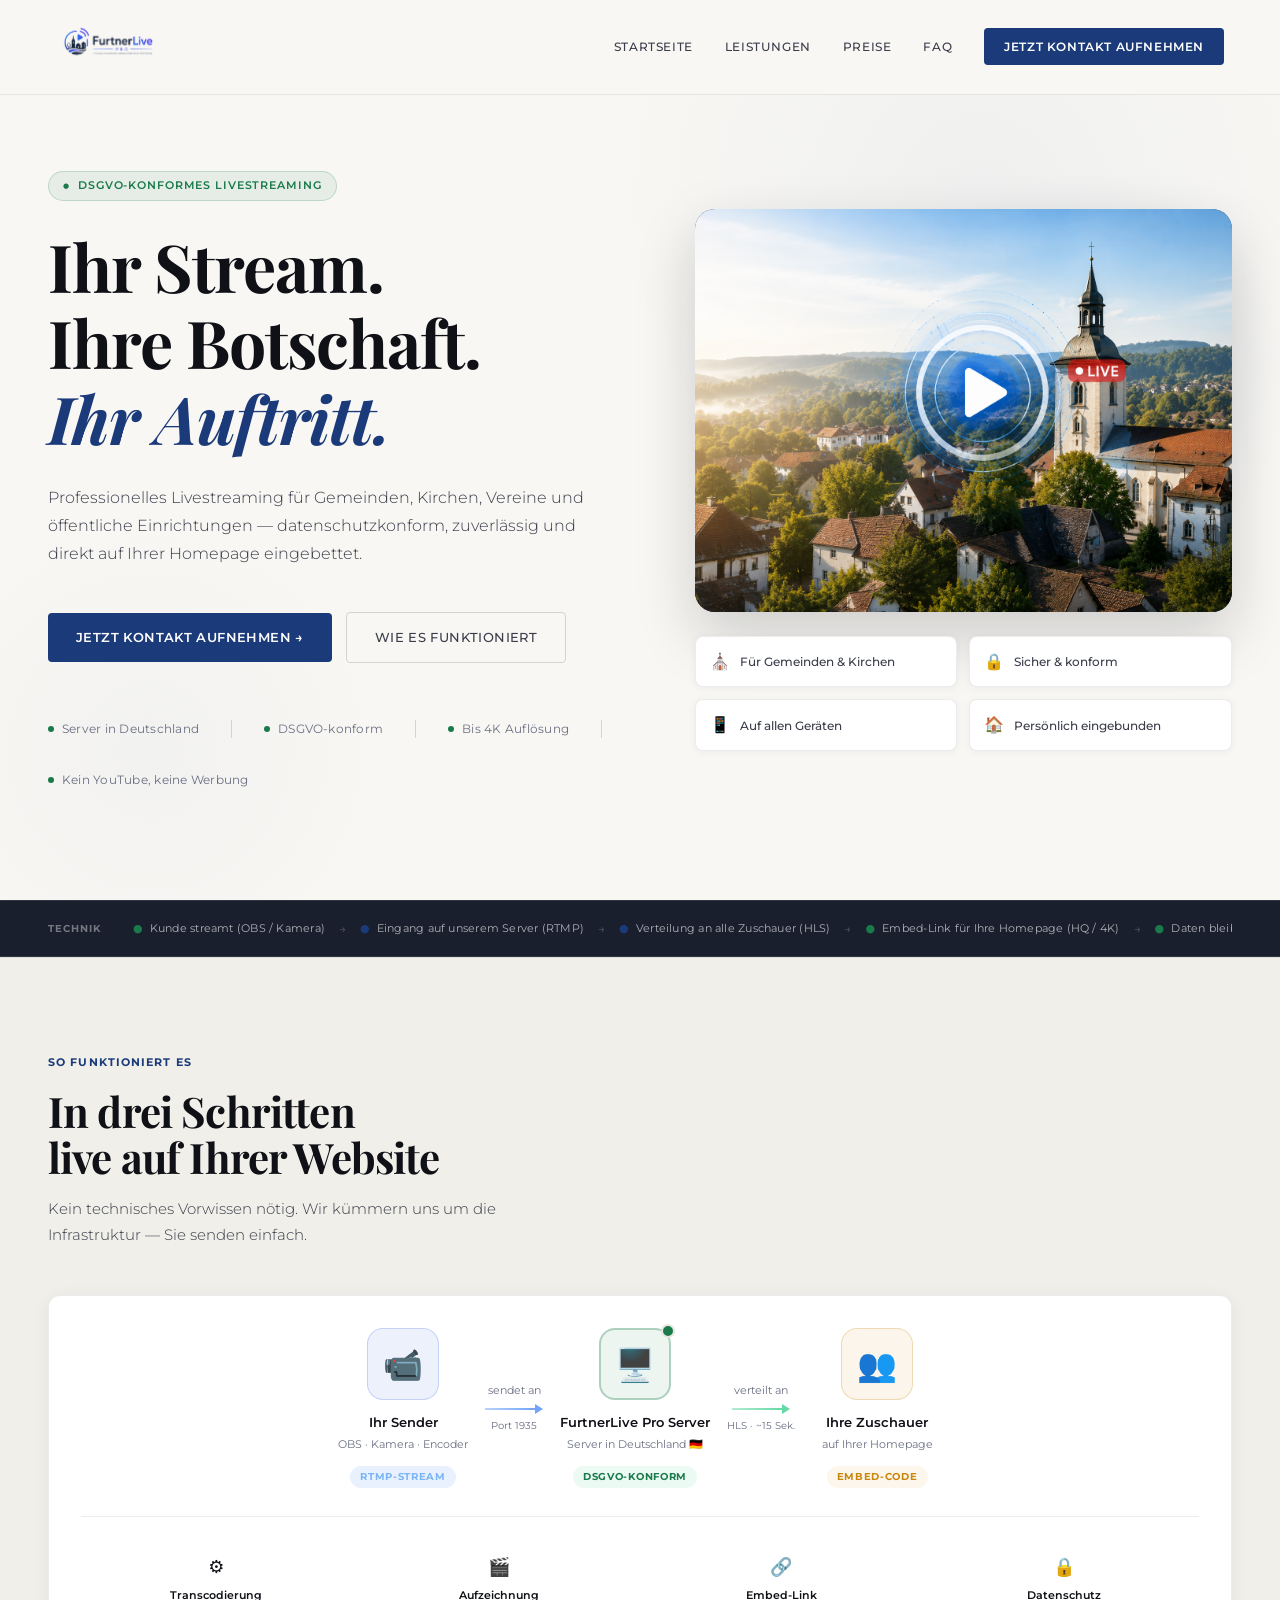
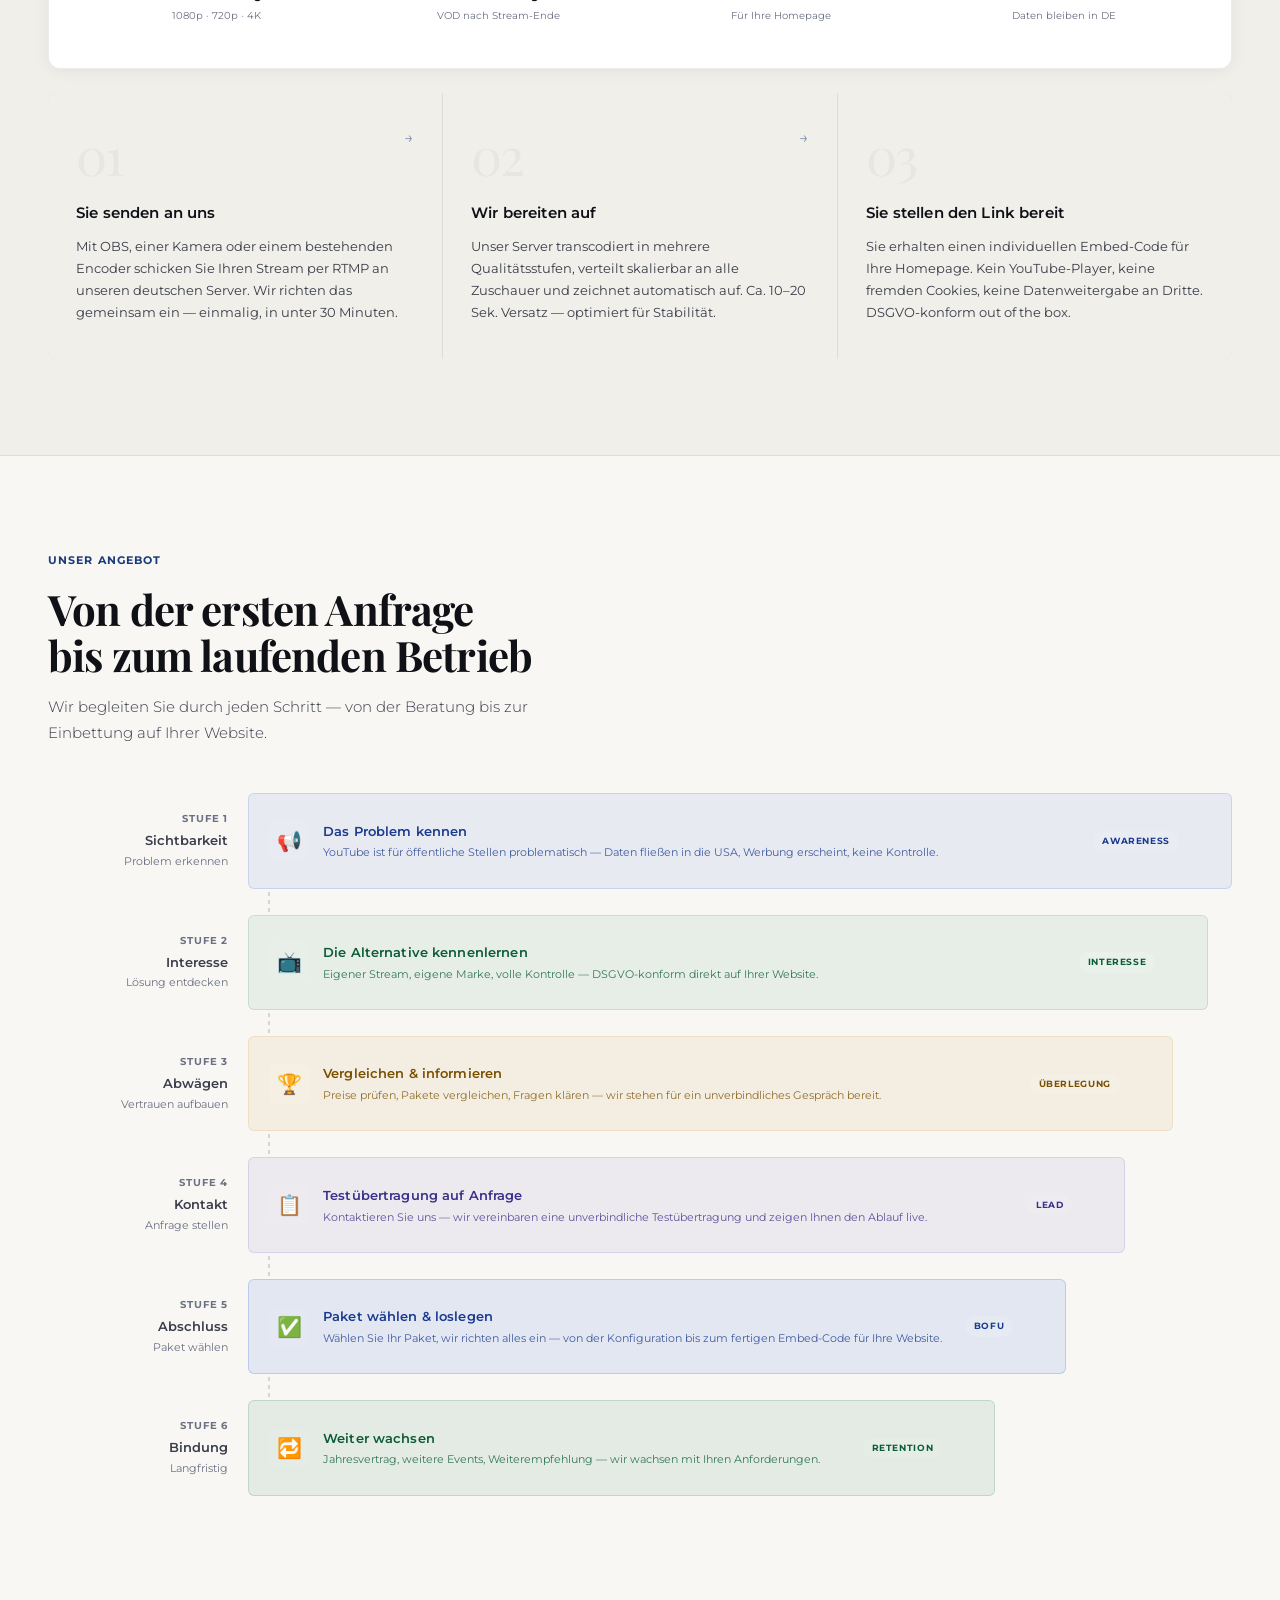
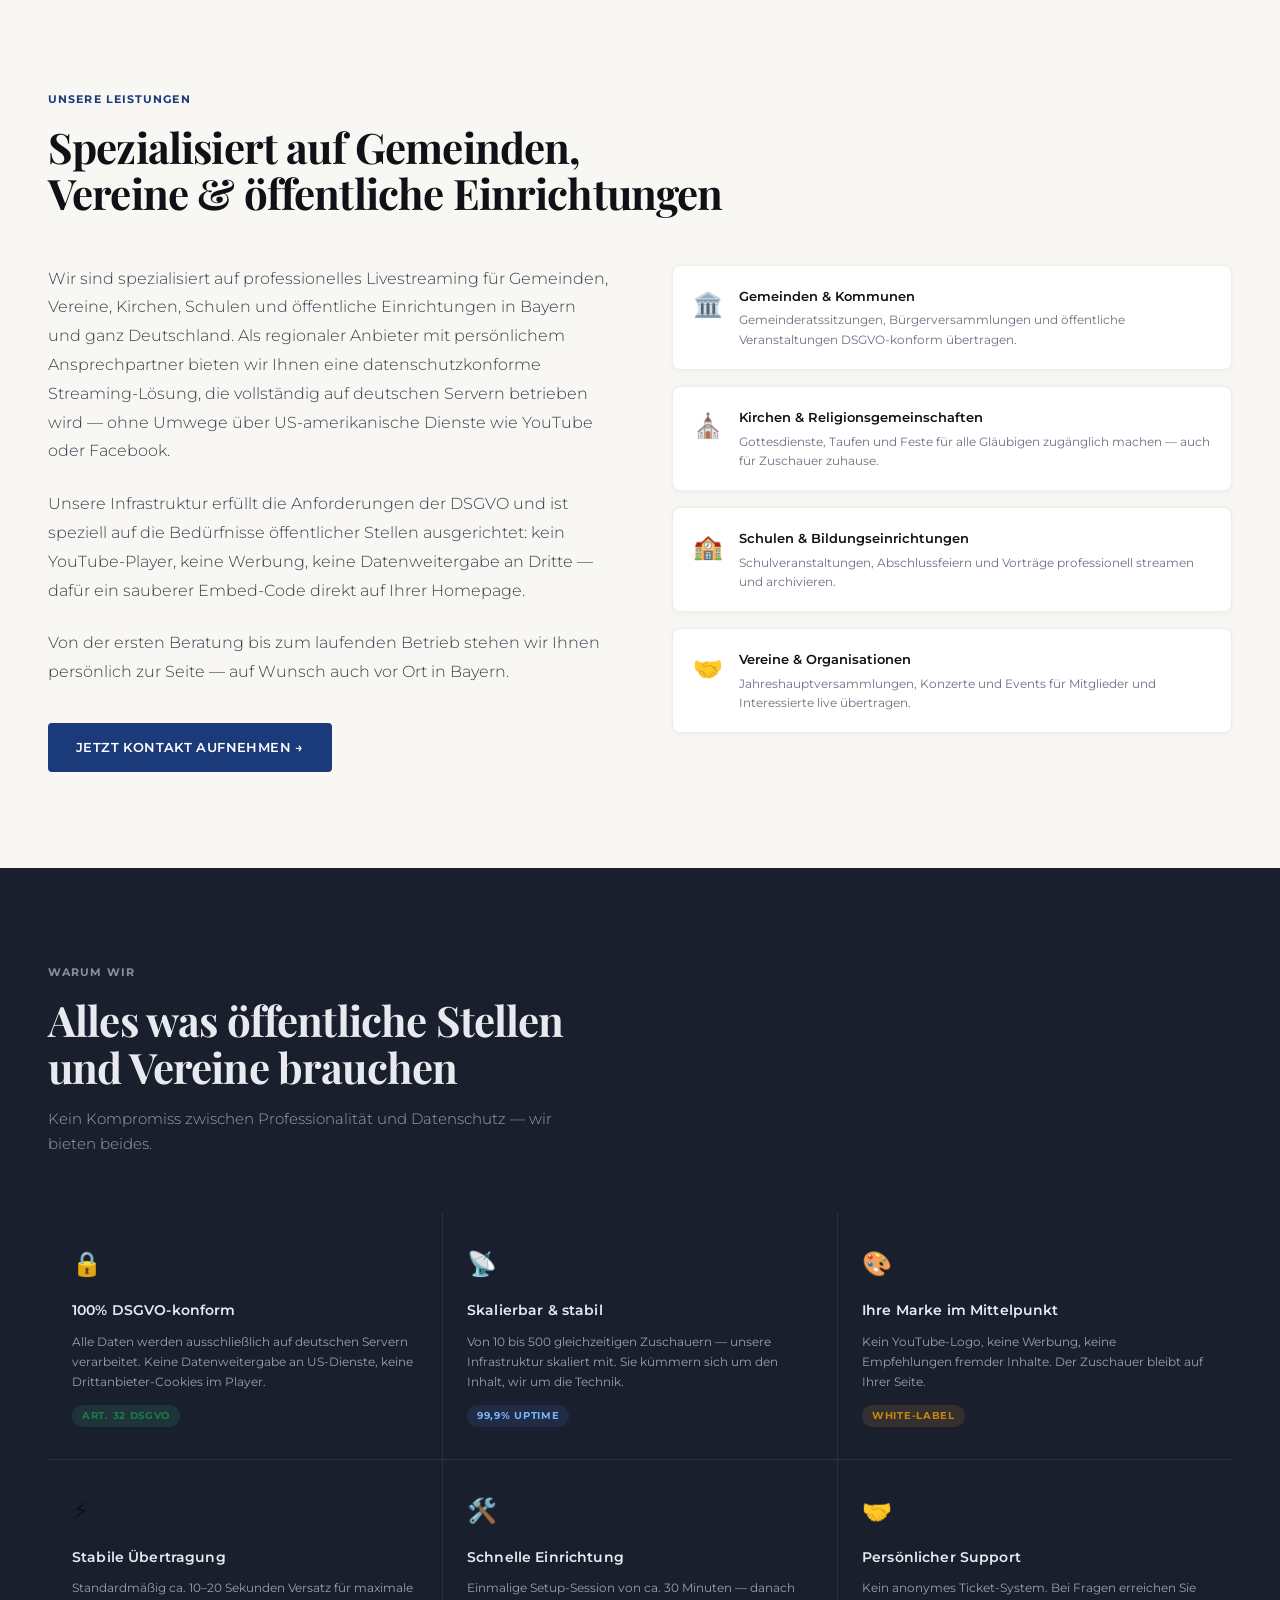
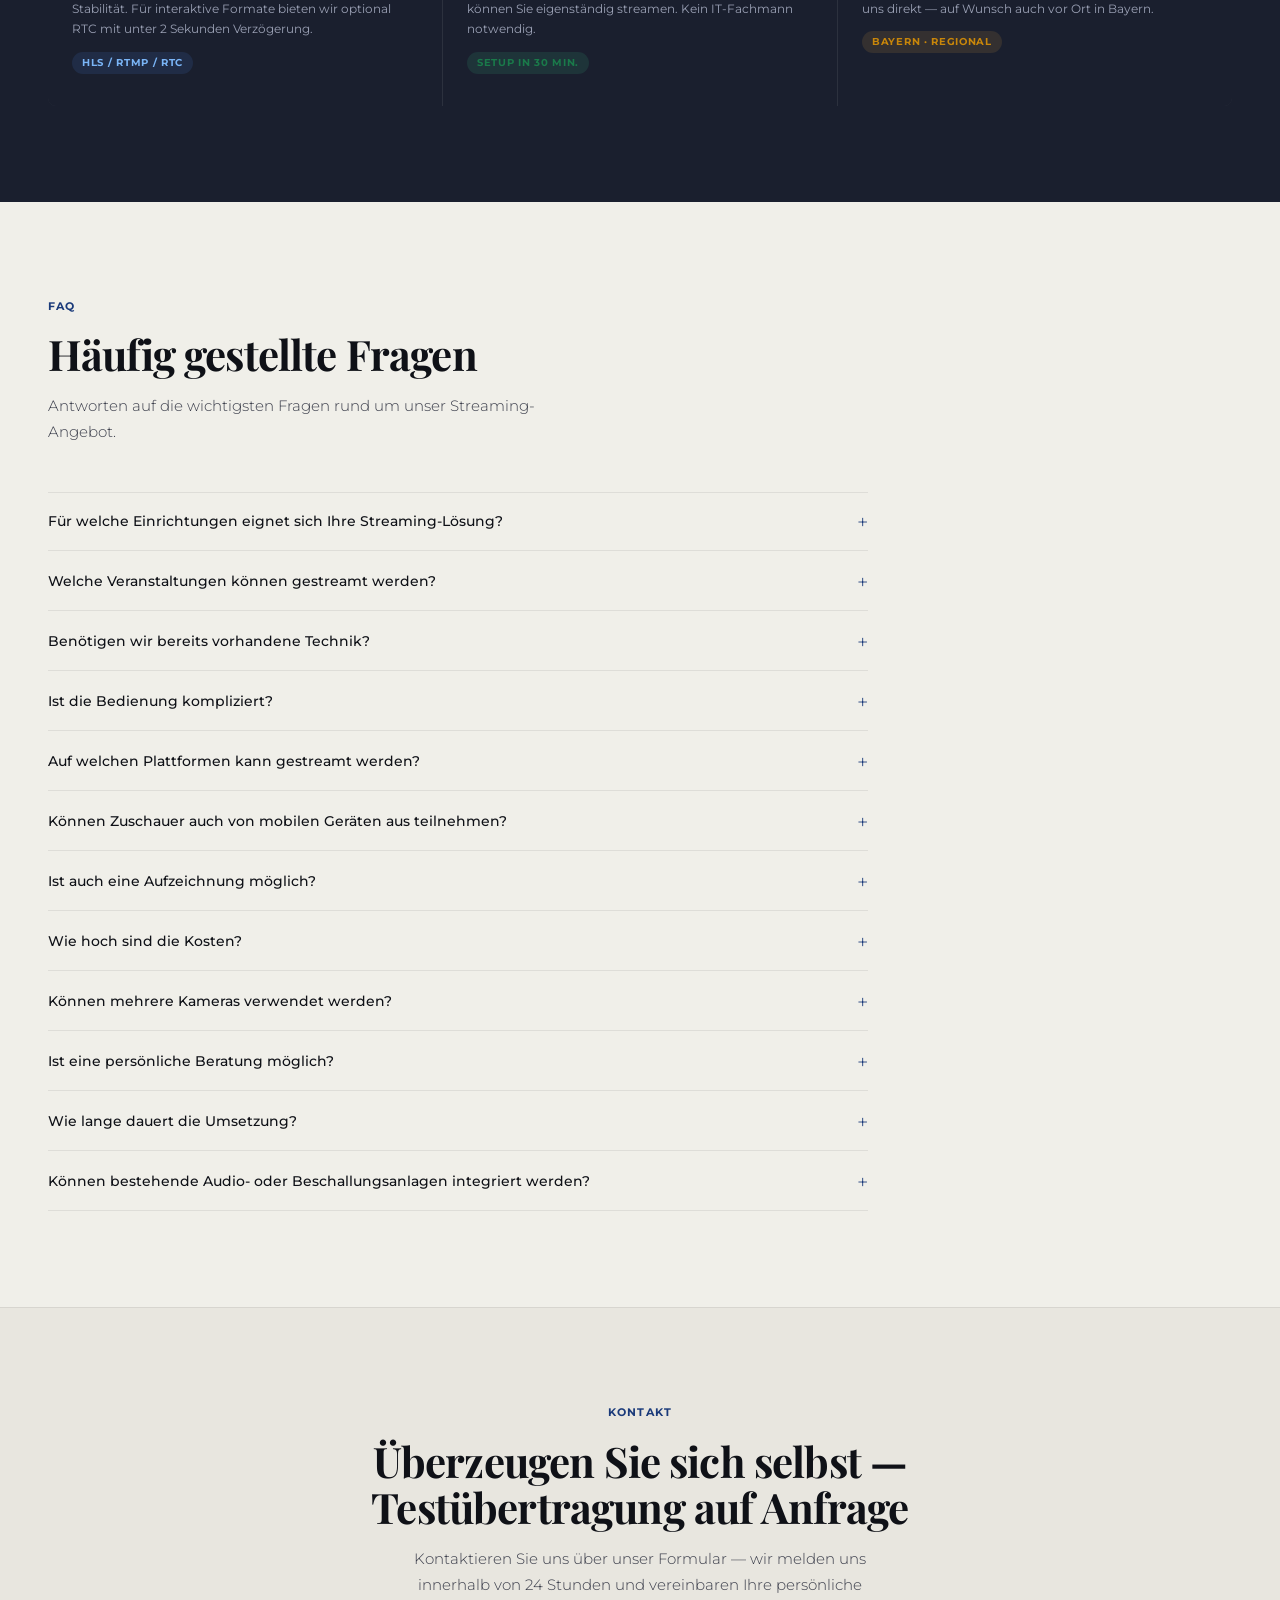
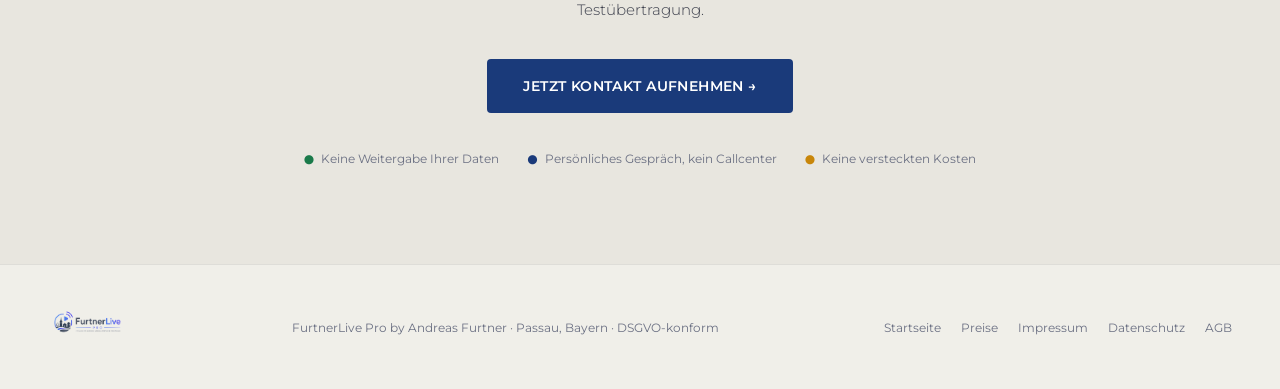
<file: index.html>
<!DOCTYPE html>
<html lang="de">
<head>
<meta charset="UTF-8">
<meta name="viewport" content="width=device-width, initial-scale=1.0">
<title>FurtnerLive Pro — DSGVO-konformes Streaming</title>
<link rel="preconnect" href="https://fonts.googleapis.com">
<link href="https://fonts.googleapis.com/css2?family=Montserrat:wght@300;400;500;600;700&family=Playfair+Display:ital,wght@0,600;1,500&display=swap" rel="stylesheet">
<link rel="stylesheet" href="css/style.css">
<link rel="stylesheet" href="css/responsive.css">
</head>
<body>

<!-- NAV -->
<div id="top"></div>
<nav>
  <a href="#top" class="logo"><img src="assets/logo.png" alt="FurtnerLive Pro"></a>
  <div class="nav-links">
    <a href="#top">Startseite</a>
    <a href="#leistungen">Leistungen</a>
    <a href="pages/pricing.html">Preise</a>
    <a href="#faq">FAQ</a>
    <a href="pages/kontakt.html" class="btn-nav">Jetzt Kontakt aufnehmen</a>
  </div>
</nav>

<!-- HERO -->
<section class="hero">
  <div class="hero-grid">
    <div class="hero-col-text">
      <div class="hero-tag">DSGVO-konformes Livestreaming</div>
      <h1>Ihr Stream.<br>Ihre Botschaft.<br><em>Ihr Auftritt.</em></h1>
      <p class="hero-sub">Professionelles Livestreaming für Gemeinden, Kirchen, Vereine und öffentliche Einrichtungen — datenschutzkonform, zuverlässig und direkt auf Ihrer Homepage eingebettet.</p>
      <div class="hero-actions">
        <a href="pages/kontakt.html" class="btn-primary">Jetzt Kontakt aufnehmen →</a>
        <a href="#how" class="btn-ghost">Wie es funktioniert</a>
      </div>
      <div class="hero-trust">
        <div class="trust-item"><div class="trust-dot"></div><span>Server in Deutschland</span></div>
        <div class="trust-divider"></div>
        <div class="trust-item"><div class="trust-dot"></div><span>DSGVO-konform</span></div>
        <div class="trust-divider"></div>
        <div class="trust-item"><div class="trust-dot"></div><span>Bis 4K Auflösung</span></div>
        <div class="trust-divider"></div>
        <div class="trust-item"><div class="trust-dot"></div><span>Kein YouTube, keine Werbung</span></div>
      </div>
    </div>
    <div class="hero-col-media">
      <div class="hero-media-blob"></div>
      <div class="hero-media-frame">
        <img src="assets/hero.png" alt="Live-Übertragung Beispiel">
      </div>
      <div class="hero-feature-row">
        <div class="hero-feature"><span class="hero-feature-ico">⛪</span>Für Gemeinden &amp; Kirchen</div>
        <div class="hero-feature"><span class="hero-feature-ico">🔒</span>Sicher &amp; konform</div>
        <div class="hero-feature"><span class="hero-feature-ico">📱</span>Auf allen Geräten</div>
        <div class="hero-feature"><span class="hero-feature-ico">🏠</span>Persönlich eingebunden</div>
      </div>
    </div>
  </div>
</section>

<!-- TECH STRIP -->
<div class="tech-strip">
  <span class="tech-label">Technik</span>
  <div class="tech-flow">
    <div class="tech-node"><span class="tech-green">●</span><span>Kunde streamt (OBS / Kamera)</span></div>
    <span class="tech-arr">→</span>
    <div class="tech-node"><span style="color:var(--accent)">●</span><span>Eingang auf unserem Server (RTMP)</span></div>
    <span class="tech-arr">→</span>
    <div class="tech-node"><span style="color:var(--accent)">●</span><span>Verteilung an alle Zuschauer (HLS)</span></div>
    <span class="tech-arr">→</span>
    <div class="tech-node"><span class="tech-green">●</span><span>Embed-Link für Ihre Homepage (HQ / 4K)</span></div>
    <span class="tech-arr">→</span>
    <div class="tech-node"><span class="tech-green">●</span><span>Daten bleiben in der EU ✓</span></div>
  </div>
</div>

<!-- HOW -->
<section class="how" id="how">
  <p class="section-label">So funktioniert es</p>
  <h2 class="section-title">In drei Schritten<br>live auf Ihrer Website</h2>
  <p class="section-sub">Kein technisches Vorwissen nötig. Wir kümmern uns um die Infrastruktur — Sie senden einfach.</p>

  <!-- SCHAUBILD -->
  <div class="fade-up" style="margin-top:48px; padding:32px; background:#fff; border-radius:12px; border:1px solid var(--border); box-shadow:0 2px 16px rgba(0,0,0,.06);">
    <div style="display:flex; align-items:center; justify-content:center; gap:0; flex-wrap:wrap;">

      <!-- KUNDE -->
      <div style="display:flex; flex-direction:column; align-items:center; gap:12px; min-width:140px;">
        <div style="width:72px; height:72px; background:rgba(26,79,214,.08); border:1px solid rgba(26,79,214,.2); border-radius:16px; display:flex; align-items:center; justify-content:center; font-size:32px;">📹</div>
        <div style="text-align:center;">
          <div style="font-size:13px; font-weight:600; color:var(--text); margin-bottom:3px;">Ihr Sender</div>
          <div style="font-size:11px; color:var(--text3);">OBS · Kamera · Encoder</div>
        </div>
        <div style="font-size:10px; font-weight:700; letter-spacing:.07em; text-transform:uppercase; padding:3px 10px; border-radius:20px; background:rgba(79,142,247,.12); color:#7ab5f7;">RTMP-Stream</div>
      </div>

      <!-- PFEIL 1 -->
      <div style="display:flex; flex-direction:column; align-items:center; gap:4px; padding:0 12px; min-width:80px;">
        <div style="font-size:11px; color:var(--text3); white-space:nowrap;">sendet an</div>
        <div style="display:flex; align-items:center; gap:0;">
          <div style="height:2px; width:50px; background:linear-gradient(to right, rgba(79,142,247,.4), rgba(79,142,247,.8));"></div>
          <div style="width:0; height:0; border-top:5px solid transparent; border-bottom:5px solid transparent; border-left:8px solid rgba(79,142,247,.8);"></div>
        </div>
        <div style="font-size:10px; color:var(--text3);">Port 1935</div>
      </div>

      <!-- UNSER SERVER -->
      <div style="display:flex; flex-direction:column; align-items:center; gap:12px; min-width:160px;">
        <div style="width:72px; height:72px; background:rgba(26,122,74,.08); border:2px solid rgba(26,122,74,.3); border-radius:16px; display:flex; align-items:center; justify-content:center; font-size:32px; position:relative;">
          🖥️
          <div style="position:absolute; top:-6px; right:-6px; width:14px; height:14px; background:var(--green); border-radius:50%; border:2px solid var(--dark3);"></div>
        </div>
        <div style="text-align:center;">
          <div style="font-size:13px; font-weight:600; color:var(--text); margin-bottom:3px;">FurtnerLive Pro Server</div>
          <div style="font-size:11px; color:var(--text3);">Server in Deutschland 🇩🇪</div>
        </div>
        <div style="font-size:10px; font-weight:700; letter-spacing:.07em; text-transform:uppercase; padding:3px 10px; border-radius:20px; background:rgba(62,207,142,.1); color:var(--green);">DSGVO-konform</div>
      </div>

      <!-- PFEIL 2 -->
      <div style="display:flex; flex-direction:column; align-items:center; gap:4px; padding:0 12px; min-width:80px;">
        <div style="font-size:11px; color:var(--text3); white-space:nowrap;">verteilt an</div>
        <div style="display:flex; align-items:center; gap:0;">
          <div style="height:2px; width:50px; background:linear-gradient(to right, rgba(62,207,142,.4), rgba(62,207,142,.8));"></div>
          <div style="width:0; height:0; border-top:5px solid transparent; border-bottom:5px solid transparent; border-left:8px solid rgba(62,207,142,.8);"></div>
        </div>
        <div style="font-size:10px; color:var(--text3);">HLS · ~15 Sek.</div>
      </div>

      <!-- ZUSCHAUER -->
      <div style="display:flex; flex-direction:column; align-items:center; gap:12px; min-width:140px;">
        <div style="width:72px; height:72px; background:rgba(200,134,10,.08); border:1px solid rgba(200,134,10,.25); border-radius:16px; display:flex; align-items:center; justify-content:center; font-size:32px;">👥</div>
        <div style="text-align:center;">
          <div style="font-size:13px; font-weight:600; color:var(--text); margin-bottom:3px;">Ihre Zuschauer</div>
          <div style="font-size:11px; color:var(--text3);">auf Ihrer Homepage</div>
        </div>
        <div style="font-size:10px; font-weight:700; letter-spacing:.07em; text-transform:uppercase; padding:3px 10px; border-radius:20px; background:rgba(232,169,69,.1); color:var(--gold);">Embed-Code</div>
      </div>

    </div>

    <!-- UNTERE ZEILE: Was wir aufbereiten -->
    <div style="margin-top:28px; padding-top:24px; border-top:1px solid var(--border); display:grid; grid-template-columns:repeat(4,1fr); gap:12px;">
      <div style="text-align:center; padding:12px;">
        <div style="font-size:18px; margin-bottom:6px;">⚙️</div>
        <div style="font-size:11px; font-weight:600; color:var(--text); margin-bottom:3px;">Transcodierung</div>
        <div style="font-size:10px; color:var(--text3);">1080p · 720p · 4K</div>
      </div>
      <div style="text-align:center; padding:12px;">
        <div style="font-size:18px; margin-bottom:6px;">🎬</div>
        <div style="font-size:11px; font-weight:600; color:var(--text); margin-bottom:3px;">Aufzeichnung</div>
        <div style="font-size:10px; color:var(--text3);">VOD nach Stream-Ende</div>
      </div>
      <div style="text-align:center; padding:12px;">
        <div style="font-size:18px; margin-bottom:6px;">🔗</div>
        <div style="font-size:11px; font-weight:600; color:var(--text); margin-bottom:3px;">Embed-Link</div>
        <div style="font-size:10px; color:var(--text3);">Für Ihre Homepage</div>
      </div>
      <div style="text-align:center; padding:12px;">
        <div style="font-size:18px; margin-bottom:6px;">🔒</div>
        <div style="font-size:11px; font-weight:600; color:var(--text); margin-bottom:3px;">Datenschutz</div>
        <div style="font-size:10px; color:var(--text3);">Daten bleiben in DE</div>
      </div>
    </div>
  </div>

  <!-- 3 SCHRITTE -->
  <div class="how-grid fade-up" style="margin-top:24px;">
    <div class="how-card">
      <div class="how-num">01</div>
      <div class="how-arrow">→</div>
      <h3>Sie senden an uns</h3>
      <p>Mit OBS, einer Kamera oder einem bestehenden Encoder schicken Sie Ihren Stream per RTMP an unseren deutschen Server. Wir richten das gemeinsam ein — einmalig, in unter 30 Minuten.</p>
    </div>
    <div class="how-card">
      <div class="how-num">02</div>
      <div class="how-arrow">→</div>
      <h3>Wir bereiten auf</h3>
      <p>Unser Server transcodiert in mehrere Qualitätsstufen, verteilt skalierbar an alle Zuschauer und zeichnet automatisch auf. Ca. 10–20 Sek. Versatz — optimiert für Stabilität.</p>
    </div>
    <div class="how-card">
      <div class="how-num">03</div>
      <h3>Sie stellen den Link bereit</h3>
      <p>Sie erhalten einen individuellen Embed-Code für Ihre Homepage. Kein YouTube-Player, keine fremden Cookies, keine Datenweitergabe an Dritte. DSGVO-konform out of the box.</p>
    </div>
  </div>
</section>

<!-- FUNNEL -->
<section style="background: var(--dark);" id="funnel">
  <p class="section-label">Unser Angebot</p>
  <h2 class="section-title">Von der ersten Anfrage<br>bis zum laufenden Betrieb</h2>
  <p class="section-sub">Wir begleiten Sie durch jeden Schritt — von der Beratung bis zur Einbettung auf Ihrer Website.</p>

  <div style="margin-top:48px;" id="funnelWrap">
    <div class="funnel-stage s-awareness">
      <div class="stage-meta"><span class="stage-num-label">Stufe 1</span><span class="stage-name">Sichtbarkeit</span><span class="stage-hint">Problem erkennen</span></div>
      <div class="stage-body" onclick="location.href='pages/kontakt.html'">
        <div class="stage-ico">📢</div>
        <div class="stage-content"><h4>Das Problem kennen</h4><p>YouTube ist für öffentliche Stellen problematisch — Daten fließen in die USA, Werbung erscheint, keine Kontrolle.</p></div>
        <span class="stage-pill">Awareness</span>
      </div>
    </div>
    <div class="connector-row"><div class="connector-spacer"></div><div class="connector-line2"><div class="dashed-vert"></div></div></div>
    <div class="funnel-stage s-interest">
      <div class="stage-meta"><span class="stage-num-label">Stufe 2</span><span class="stage-name">Interesse</span><span class="stage-hint">Lösung entdecken</span></div>
      <div class="stage-body" onclick="location.href='pages/kontakt.html'">
        <div class="stage-ico">📺</div>
        <div class="stage-content"><h4>Die Alternative kennenlernen</h4><p>Eigener Stream, eigene Marke, volle Kontrolle — DSGVO-konform direkt auf Ihrer Website.</p></div>
        <span class="stage-pill">Interesse</span>
      </div>
    </div>
    <div class="connector-row"><div class="connector-spacer"></div><div class="connector-line2"><div class="dashed-vert"></div></div></div>
    <div class="funnel-stage s-consider">
      <div class="stage-meta"><span class="stage-num-label">Stufe 3</span><span class="stage-name">Abwägen</span><span class="stage-hint">Vertrauen aufbauen</span></div>
      <div class="stage-body" onclick="location.href='pages/pricing.html'">
        <div class="stage-ico">🏆</div>
        <div class="stage-content"><h4>Vergleichen & informieren</h4><p>Preise prüfen, Pakete vergleichen, Fragen klären — wir stehen für ein unverbindliches Gespräch bereit.</p></div>
        <span class="stage-pill">Überlegung</span>
      </div>
    </div>
    <div class="connector-row"><div class="connector-spacer"></div><div class="connector-line2"><div class="dashed-vert"></div></div></div>
    <div class="funnel-stage s-lead">
      <div class="stage-meta"><span class="stage-num-label">Stufe 4</span><span class="stage-name">Kontakt</span><span class="stage-hint">Anfrage stellen</span></div>
      <div class="stage-body" onclick="location.href='pages/kontakt.html'">
        <div class="stage-ico">📋</div>
        <div class="stage-content"><h4>Testübertragung auf Anfrage</h4><p>Kontaktieren Sie uns — wir vereinbaren eine unverbindliche Testübertragung und zeigen Ihnen den Ablauf live.</p></div>
        <span class="stage-pill">Lead</span>
      </div>
    </div>
    <div class="connector-row"><div class="connector-spacer"></div><div class="connector-line2"><div class="dashed-vert"></div></div></div>
    <div class="funnel-stage s-close">
      <div class="stage-meta"><span class="stage-num-label">Stufe 5</span><span class="stage-name">Abschluss</span><span class="stage-hint">Paket wählen</span></div>
      <div class="stage-body" onclick="location.href='pages/pricing.html'">
        <div class="stage-ico">✅</div>
        <div class="stage-content"><h4>Paket wählen & loslegen</h4><p>Wählen Sie Ihr Paket, wir richten alles ein — von der Konfiguration bis zum fertigen Embed-Code für Ihre Website.</p></div>
        <span class="stage-pill">BOFU</span>
      </div>
    </div>
    <div class="connector-row"><div class="connector-spacer"></div><div class="connector-line2"><div class="dashed-vert"></div></div></div>
    <div class="funnel-stage s-retain">
      <div class="stage-meta"><span class="stage-num-label">Stufe 6</span><span class="stage-name">Bindung</span><span class="stage-hint">Langfristig</span></div>
      <div class="stage-body" onclick="location.href='pages/kontakt.html'">
        <div class="stage-ico">🔁</div>
        <div class="stage-content"><h4>Weiter wachsen</h4><p>Jahresvertrag, weitere Events, Weiterempfehlung — wir wachsen mit Ihren Anforderungen.</p></div>
        <span class="stage-pill">Retention</span>
      </div>
    </div>
  </div>
</section>

<!-- LEISTUNGEN -->
<section id="leistungen" style="background: var(--dark); padding: 96px 48px;">
  <p class="section-label">Unsere Leistungen</p>
  <h2 class="section-title">Spezialisiert auf Gemeinden,<br>Vereine & öffentliche Einrichtungen</h2>

  <div style="display:grid; grid-template-columns: 1fr 1fr; gap: 64px; margin-top: 48px; align-items: start;">

    <div>
      <p style="font-size:16px; font-weight:300; color:var(--text2); line-height:1.8; margin-bottom:24px;">
        Wir sind spezialisiert auf professionelles Livestreaming für Gemeinden, Vereine, Kirchen, Schulen und öffentliche Einrichtungen in Bayern und ganz Deutschland. Als regionaler Anbieter mit persönlichem Ansprechpartner bieten wir Ihnen eine datenschutzkonforme Streaming-Lösung, die vollständig auf deutschen Servern betrieben wird — ohne Umwege über US-amerikanische Dienste wie YouTube oder Facebook.
      </p>
      <p style="font-size:16px; font-weight:300; color:var(--text2); line-height:1.8; margin-bottom:24px;">
        Unsere Infrastruktur erfüllt die Anforderungen der DSGVO und ist speziell auf die Bedürfnisse öffentlicher Stellen ausgerichtet: kein YouTube-Player, keine Werbung, keine Datenweitergabe an Dritte — dafür ein sauberer Embed-Code direkt auf Ihrer Homepage.
      </p>
      <p style="font-size:16px; font-weight:300; color:var(--text2); line-height:1.8;">
        Von der ersten Beratung bis zum laufenden Betrieb stehen wir Ihnen persönlich zur Seite — auf Wunsch auch vor Ort in Bayern.
      </p>
      <div style="margin-top:36px;">
        <a href="pages/kontakt.html" class="btn-primary">Jetzt Kontakt aufnehmen →</a>
      </div>
    </div>

    <div style="display:flex; flex-direction:column; gap:16px;">
      <div style="display:flex; align-items:flex-start; gap:16px; padding:20px; background:#fff; border-radius:8px; border:1px solid var(--border); box-shadow:0 1px 6px rgba(0,0,0,.05);">
        <div style="font-size:24px; flex-shrink:0;">🏛️</div>
        <div>
          <div style="font-size:13px; font-weight:600; color:var(--text); margin-bottom:4px;">Gemeinden & Kommunen</div>
          <div style="font-size:12px; color:var(--text3); line-height:1.6;">Gemeinderatssitzungen, Bürgerversammlungen und öffentliche Veranstaltungen DSGVO-konform übertragen.</div>
        </div>
      </div>
      <div style="display:flex; align-items:flex-start; gap:16px; padding:20px; background:#fff; border-radius:8px; border:1px solid var(--border); box-shadow:0 1px 6px rgba(0,0,0,.05);">
        <div style="font-size:24px; flex-shrink:0;">⛪</div>
        <div>
          <div style="font-size:13px; font-weight:600; color:var(--text); margin-bottom:4px;">Kirchen & Religionsgemeinschaften</div>
          <div style="font-size:12px; color:var(--text3); line-height:1.6;">Gottesdienste, Taufen und Feste für alle Gläubigen zugänglich machen — auch für Zuschauer zuhause.</div>
        </div>
      </div>
      <div style="display:flex; align-items:flex-start; gap:16px; padding:20px; background:#fff; border-radius:8px; border:1px solid var(--border); box-shadow:0 1px 6px rgba(0,0,0,.05);">
        <div style="font-size:24px; flex-shrink:0;">🏫</div>
        <div>
          <div style="font-size:13px; font-weight:600; color:var(--text); margin-bottom:4px;">Schulen & Bildungseinrichtungen</div>
          <div style="font-size:12px; color:var(--text3); line-height:1.6;">Schulveranstaltungen, Abschlussfeiern und Vorträge professionell streamen und archivieren.</div>
        </div>
      </div>
      <div style="display:flex; align-items:flex-start; gap:16px; padding:20px; background:#fff; border-radius:8px; border:1px solid var(--border); box-shadow:0 1px 6px rgba(0,0,0,.05);">
        <div style="font-size:24px; flex-shrink:0;">🤝</div>
        <div>
          <div style="font-size:13px; font-weight:600; color:var(--text); margin-bottom:4px;">Vereine & Organisationen</div>
          <div style="font-size:12px; color:var(--text3); line-height:1.6;">Jahreshauptversammlungen, Konzerte und Events für Mitglieder und Interessierte live übertragen.</div>
        </div>
      </div>
    </div>

  </div>
</section>

<section class="benefits" id="benefits">
  <p class="section-label" style="color:rgba(255,255,255,.5)">Warum wir</p>
  <h2 class="section-title" style="color:#e8eaf0;">Alles was öffentliche Stellen<br>und Vereine brauchen</h2>
  <p class="section-sub" style="color:#9aa0b4;">Kein Kompromiss zwischen Professionalität und Datenschutz — wir bieten beides.</p>
  <div class="benefits-grid fade-up">
    <div class="benefit-card">
      <div class="benefit-icon">🔒</div>
      <h3>100% DSGVO-konform</h3>
      <p>Alle Daten werden ausschließlich auf deutschen Servern verarbeitet. Keine Datenweitergabe an US-Dienste, keine Drittanbieter-Cookies im Player.</p>
      <span class="benefit-badge badge-green">Art. 32 DSGVO</span>
    </div>
    <div class="benefit-card">
      <div class="benefit-icon">📡</div>
      <h3>Skalierbar & stabil</h3>
      <p>Von 10 bis 500 gleichzeitigen Zuschauern — unsere Infrastruktur skaliert mit. Sie kümmern sich um den Inhalt, wir um die Technik.</p>
      <span class="benefit-badge badge-blue">99,9% Uptime</span>
    </div>
    <div class="benefit-card">
      <div class="benefit-icon">🎨</div>
      <h3>Ihre Marke im Mittelpunkt</h3>
      <p>Kein YouTube-Logo, keine Werbung, keine Empfehlungen fremder Inhalte. Der Zuschauer bleibt auf Ihrer Seite.</p>
      <span class="benefit-badge badge-gold">White-Label</span>
    </div>
    <div class="benefit-card">
      <div class="benefit-icon">⚡</div>
      <h3>Stabile Übertragung</h3>
      <p>Standardmäßig ca. 10–20 Sekunden Versatz für maximale Stabilität. Für interaktive Formate bieten wir optional RTC mit unter 2 Sekunden Verzögerung.</p>
      <span class="benefit-badge badge-blue">HLS / RTMP / RTC</span>
    </div>
    <div class="benefit-card">
      <div class="benefit-icon">🛠️</div>
      <h3>Schnelle Einrichtung</h3>
      <p>Einmalige Setup-Session von ca. 30 Minuten — danach können Sie eigenständig streamen. Kein IT-Fachmann notwendig.</p>
      <span class="benefit-badge badge-green">Setup in 30 Min.</span>
    </div>
    <div class="benefit-card">
      <div class="benefit-icon">🤝</div>
      <h3>Persönlicher Support</h3>
      <p>Kein anonymes Ticket-System. Bei Fragen erreichen Sie uns direkt — auf Wunsch auch vor Ort in Bayern.</p>
      <span class="benefit-badge badge-gold">Bayern · Regional</span>
    </div>
  </div>
</section>

<!-- FAQ -->
<section id="faq" style="background: var(--dark2); padding: 96px 48px;">
  <p class="section-label">FAQ</p>
  <h2 class="section-title">Häufig gestellte Fragen</h2>
  <p class="section-sub" style="margin-bottom:48px;">Antworten auf die wichtigsten Fragen rund um unser Streaming-Angebot.</p>

  <div style="max-width:820px; display:flex; flex-direction:column; gap:2px;">

    <div class="faq-item">
      <button class="faq-q" onclick="toggleFaq(this)">
        <span>Für welche Einrichtungen eignet sich Ihre Streaming-Lösung?</span>
        <span class="faq-icon">+</span>
      </button>
      <div class="faq-a">Unsere Lösungen sind speziell für Gemeinden, Schulen, Vereine, Kirchen, Bildungseinrichtungen und öffentliche Veranstaltungen konzipiert. Sowohl kleine als auch größere Veranstaltungen können professionell live übertragen werden.</div>
    </div>

    <div class="faq-item">
      <button class="faq-q" onclick="toggleFaq(this)">
        <span>Welche Veranstaltungen können gestreamt werden?</span>
        <span class="faq-icon">+</span>
      </button>
      <div class="faq-a">Unter anderem Gottesdienste, Gemeinderatssitzungen, Schulveranstaltungen, Vorträge, Konzerte, Vereinsveranstaltungen, Seminare und hybride Events.</div>
    </div>

    <div class="faq-item">
      <button class="faq-q" onclick="toggleFaq(this)">
        <span>Benötigen wir bereits vorhandene Technik?</span>
        <span class="faq-icon">+</span>
      </button>
      <div class="faq-a">Nein. Wir analysieren Ihre bestehende Ausstattung und integrieren vorhandene Geräte, sofern diese geeignet sind. Bei Bedarf liefern wir die komplette Streaming-Technik.</div>
    </div>

    <div class="faq-item">
      <button class="faq-q" onclick="toggleFaq(this)">
        <span>Ist die Bedienung kompliziert?</span>
        <span class="faq-icon">+</span>
      </button>
      <div class="faq-a">Nein. Die Systeme werden so eingerichtet, dass sie auch von Mitarbeitern, Lehrkräften oder ehrenamtlichen Helfern einfach bedient werden können.</div>
    </div>

    <div class="faq-item">
      <button class="faq-q" onclick="toggleFaq(this)">
        <span>Auf welchen Plattformen kann gestreamt werden?</span>
        <span class="faq-icon">+</span>
      </button>
      <div class="faq-a">Je nach Anforderung können Übertragungen auf YouTube, Facebook, Vimeo, Webseiten oder geschützten Plattformen erfolgen.</div>
    </div>

    <div class="faq-item">
      <button class="faq-q" onclick="toggleFaq(this)">
        <span>Können Zuschauer auch von mobilen Geräten aus teilnehmen?</span>
        <span class="faq-icon">+</span>
      </button>
      <div class="faq-a">Ja. Die Streams können auf Smartphones, Tablets, Computern und Smart-TVs angesehen werden.</div>
    </div>

    <div class="faq-item">
      <button class="faq-q" onclick="toggleFaq(this)">
        <span>Ist auch eine Aufzeichnung möglich?</span>
        <span class="faq-icon">+</span>
      </button>
      <div class="faq-a">Ja. Veranstaltungen können aufgezeichnet und später erneut veröffentlicht oder archiviert werden.</div>
    </div>

    <div class="faq-item">
      <button class="faq-q" onclick="toggleFaq(this)">
        <span>Wie hoch sind die Kosten?</span>
        <span class="faq-icon">+</span>
      </button>
      <div class="faq-a">Die Kosten hängen von Anforderungen, Raumgröße, Kameratechnik und gewünschten Funktionen ab. Nach einer Beratung erhalten Sie ein individuelles Angebot.</div>
    </div>

    <div class="faq-item">
      <button class="faq-q" onclick="toggleFaq(this)">
        <span>Können mehrere Kameras verwendet werden?</span>
        <span class="faq-icon">+</span>
      </button>
      <div class="faq-a">Ja. Je nach Veranstaltung können mehrere Kameras eingebunden werden, um professionelle Perspektiven und höhere Bildqualität zu erzielen.</div>
    </div>

    <div class="faq-item">
      <button class="faq-q" onclick="toggleFaq(this)">
        <span>Ist eine persönliche Beratung möglich?</span>
        <span class="faq-icon">+</span>
      </button>
      <div class="faq-a">Ja. Wir beraten Sie individuell zu Technik, Umsetzung und den für Ihre Einrichtung sinnvollsten Lösungen.</div>
    </div>

    <div class="faq-item">
      <button class="faq-q" onclick="toggleFaq(this)">
        <span>Wie lange dauert die Umsetzung?</span>
        <span class="faq-icon">+</span>
      </button>
      <div class="faq-a">Kleinere Streaming-Lösungen können häufig innerhalb kurzer Zeit umgesetzt werden. Umfangreichere Projekte werden individuell geplant.</div>
    </div>

    <div class="faq-item">
      <button class="faq-q" onclick="toggleFaq(this)">
        <span>Können bestehende Audio- oder Beschallungsanlagen integriert werden?</span>
        <span class="faq-icon">+</span>
      </button>
      <div class="faq-a">Ja. Vorhandene Mikrofone, Mischpulte und Beschallungssysteme können in vielen Fällen direkt eingebunden werden.</div>
    </div>

  </div>
</section>

<!-- CTA -->
<section class="cta-section" id="contact">
  <p class="section-label">Kontakt</p>
  <h2 class="section-title" style="max-width:560px; margin:0 auto 16px;">Überzeugen Sie sich selbst —<br>Testübertragung auf Anfrage</h2>
  <p class="section-sub" style="margin:0 auto 36px; text-align:center;">Kontaktieren Sie uns über unser Formular — wir melden uns innerhalb von 24 Stunden und vereinbaren Ihre persönliche Testübertragung.</p>
  <div class="cta-btn-wrap">
    <a href="pages/kontakt.html" class="btn-primary" style="font-size:14px; padding:16px 36px;">Jetzt Kontakt aufnehmen →</a>
  </div>
  <div class="cta-trust">
    <div class="cta-trust-item"><span style="color:var(--green)">●</span> Keine Weitergabe Ihrer Daten</div>
    <div class="cta-trust-item"><span style="color:var(--accent)">●</span> Persönliches Gespräch, kein Callcenter</div>
    <div class="cta-trust-item"><span style="color:var(--gold)">●</span> Keine versteckten Kosten</div>
  </div>
</section>

<!-- FOOTER -->
<footer>
  <a href="#top" class="footer-logo"><img src="assets/logo.png" alt="FurtnerLive Pro"></a>
  <div class="footer-center" style="font-size:12px; color:var(--text3);">FurtnerLive Pro by Andreas Furtner · Passau, Bayern · DSGVO-konform</div>
  <div class="footer-links">
    <a href="index.html">Startseite</a>
    <a href="pages/pricing.html">Preise</a>
    <a href="pages/impressum.html">Impressum</a>
    <a href="pages/datenschutz.html">Datenschutz</a>
    <a href="pages/agb.html">AGB</a>
  </div>
</footer>

<script src="js/app.js"></script>
<script src="js/animations.js"></script>
</body>
</html>
</file>
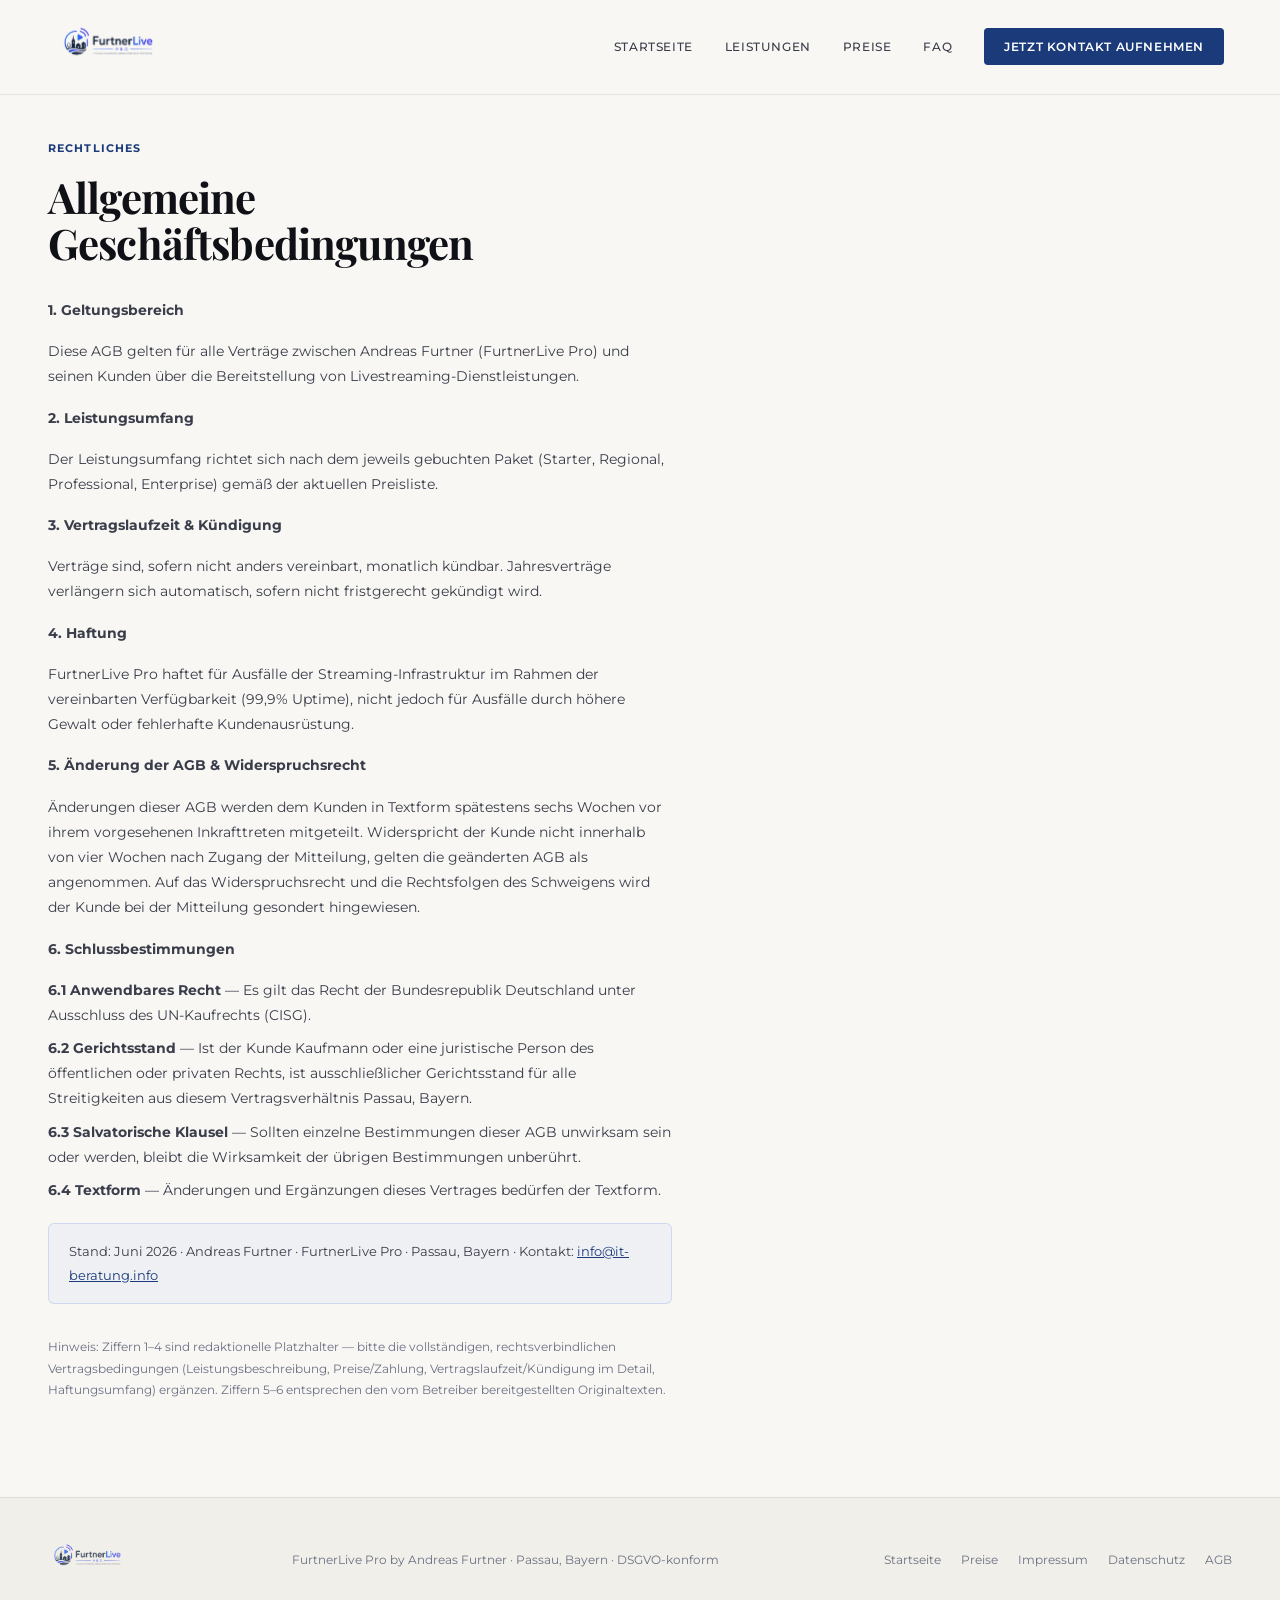
<file: pages/agb.html>
<!DOCTYPE html>
<html lang="de">
<head>
<meta charset="UTF-8">
<meta name="viewport" content="width=device-width, initial-scale=1.0">
<title>AGB — FurtnerLive Pro</title>
<link rel="preconnect" href="https://fonts.googleapis.com">
<link href="https://fonts.googleapis.com/css2?family=Montserrat:wght@300;400;500;600;700&family=Playfair+Display:ital,wght@0,600;1,500&display=swap" rel="stylesheet">
<link rel="stylesheet" href="../css/style.css">
<link rel="stylesheet" href="../css/responsive.css">
</head>
<body>

<div id="top"></div>
<nav>
  <a href="../index.html" class="logo"><img src="../assets/logo.png" alt="FurtnerLive Pro"></a>
  <div class="nav-links">
    <a href="../index.html">Startseite</a>
    <a href="../index.html#leistungen">Leistungen</a>
    <a href="pricing.html">Preise</a>
    <a href="../index.html#faq">FAQ</a>
    <a href="kontakt.html" class="btn-nav">Jetzt Kontakt aufnehmen</a>
  </div>
</nav>

<section style="padding: 140px 48px 96px; max-width: 720px;">
  <p class="section-label">Rechtliches</p>
  <h2 class="section-title">Allgemeine Geschäftsbedingungen</h2>

  <div style="margin-top:32px; font-size:14px; color:var(--text2); line-height:1.8;">
    <p style="margin-bottom:16px;"><strong>1. Geltungsbereich</strong></p>
    <p style="margin-bottom:16px;">Diese AGB gelten für alle Verträge zwischen Andreas Furtner (FurtnerLive Pro) und seinen Kunden über die Bereitstellung von Livestreaming-Dienstleistungen.</p>

    <p style="margin-bottom:16px;"><strong>2. Leistungsumfang</strong></p>
    <p style="margin-bottom:16px;">Der Leistungsumfang richtet sich nach dem jeweils gebuchten Paket (Starter, Regional, Professional, Enterprise) gemäß der aktuellen Preisliste.</p>

    <p style="margin-bottom:16px;"><strong>3. Vertragslaufzeit & Kündigung</strong></p>
    <p style="margin-bottom:16px;">Verträge sind, sofern nicht anders vereinbart, monatlich kündbar. Jahresverträge verlängern sich automatisch, sofern nicht fristgerecht gekündigt wird.</p>

    <p style="margin-bottom:16px;"><strong>4. Haftung</strong></p>
    <p style="margin-bottom:16px;">FurtnerLive Pro haftet für Ausfälle der Streaming-Infrastruktur im Rahmen der vereinbarten Verfügbarkeit (99,9% Uptime), nicht jedoch für Ausfälle durch höhere Gewalt oder fehlerhafte Kundenausrüstung.</p>

    <p style="margin-bottom:16px;"><strong>5. Änderung der AGB & Widerspruchsrecht</strong></p>
    <p style="margin-bottom:16px;">Änderungen dieser AGB werden dem Kunden in Textform spätestens sechs Wochen vor ihrem vorgesehenen Inkrafttreten mitgeteilt. Widerspricht der Kunde nicht innerhalb von vier Wochen nach Zugang der Mitteilung, gelten die geänderten AGB als angenommen. Auf das Widerspruchsrecht und die Rechtsfolgen des Schweigens wird der Kunde bei der Mitteilung gesondert hingewiesen.</p>

    <p style="margin-bottom:16px;"><strong>6. Schlussbestimmungen</strong></p>
    <p style="margin-bottom:8px;"><strong>6.1 Anwendbares Recht</strong> — Es gilt das Recht der Bundesrepublik Deutschland unter Ausschluss des UN-Kaufrechts (CISG).</p>
    <p style="margin-bottom:8px;"><strong>6.2 Gerichtsstand</strong> — Ist der Kunde Kaufmann oder eine juristische Person des öffentlichen oder privaten Rechts, ist ausschließlicher Gerichtsstand für alle Streitigkeiten aus diesem Vertragsverhältnis Passau, Bayern.</p>
    <p style="margin-bottom:8px;"><strong>6.3 Salvatorische Klausel</strong> — Sollten einzelne Bestimmungen dieser AGB unwirksam sein oder werden, bleibt die Wirksamkeit der übrigen Bestimmungen unberührt.</p>
    <p style="margin-bottom:16px;"><strong>6.4 Textform</strong> — Änderungen und Ergänzungen dieses Vertrages bedürfen der Textform.</p>

    <div style="background: rgba(26,79,214,.04); border: 1px solid rgba(26,79,214,.15); border-radius: 6px; padding: 16px 20px; margin: 20px 0;">
      <p style="margin-bottom:0; font-size:13px; color:var(--text2);">Stand: Juni 2026 · Andreas Furtner · FurtnerLive Pro · Passau, Bayern · Kontakt: <a href="mailto:info@it-beratung.info" style="color:var(--accent);">info@it-beratung.info</a></p>
    </div>

    <p style="font-size:12px; color:var(--text3); margin-top:32px;">Hinweis: Ziffern 1–4 sind redaktionelle Platzhalter — bitte die vollständigen, rechtsverbindlichen Vertragsbedingungen (Leistungsbeschreibung, Preise/Zahlung, Vertragslaufzeit/Kündigung im Detail, Haftungsumfang) ergänzen. Ziffern 5–6 entsprechen den vom Betreiber bereitgestellten Originaltexten.</p>
  </div>
</section>

<footer>
  <a href="../index.html" class="footer-logo"><img src="../assets/logo.png" alt="FurtnerLive Pro"></a>
  <div class="footer-center" style="font-size:12px; color:var(--text3);">FurtnerLive Pro by Andreas Furtner · Passau, Bayern · DSGVO-konform</div>
  <div class="footer-links">
    <a href="../index.html">Startseite</a>
    <a href="pricing.html">Preise</a>
    <a href="impressum.html">Impressum</a>
    <a href="datenschutz.html">Datenschutz</a>
    <a href="agb.html">AGB</a>
  </div>
</footer>

<script src="../js/app.js"></script>
</body>
</html>
</file>
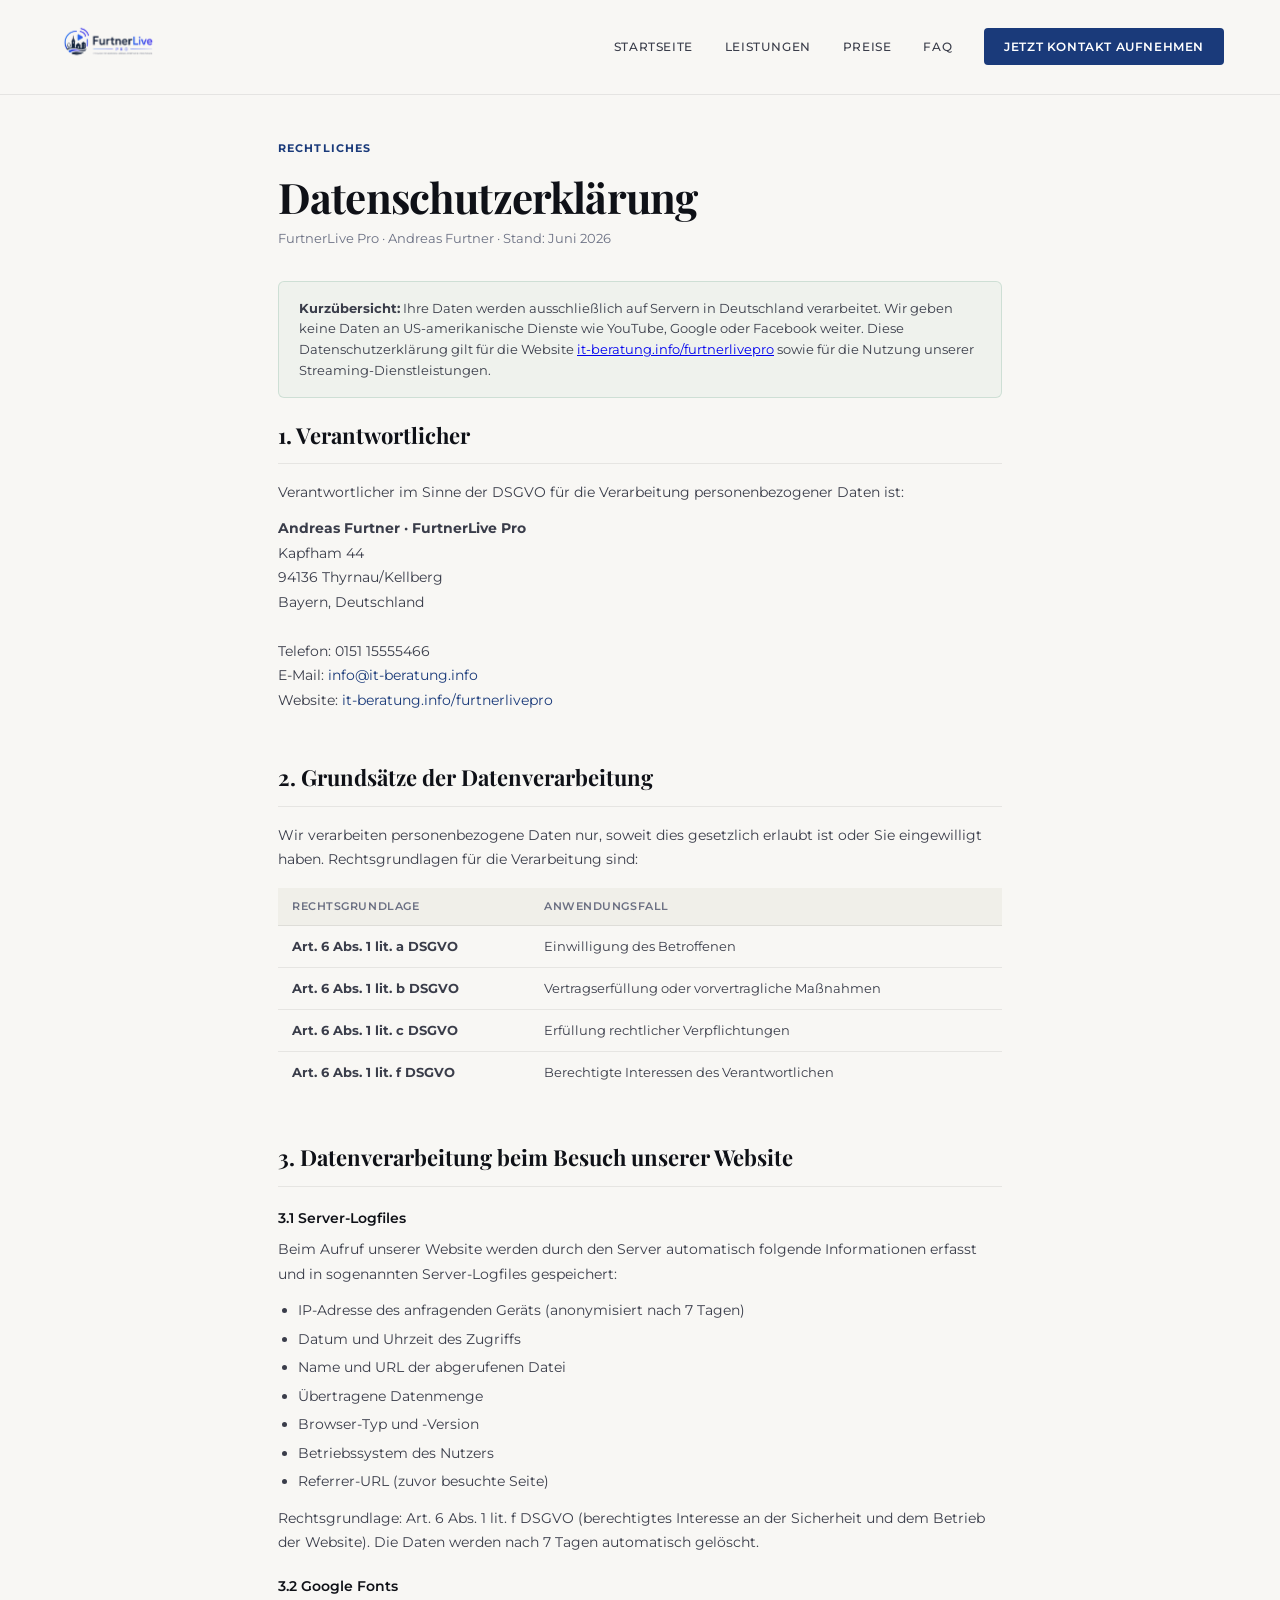
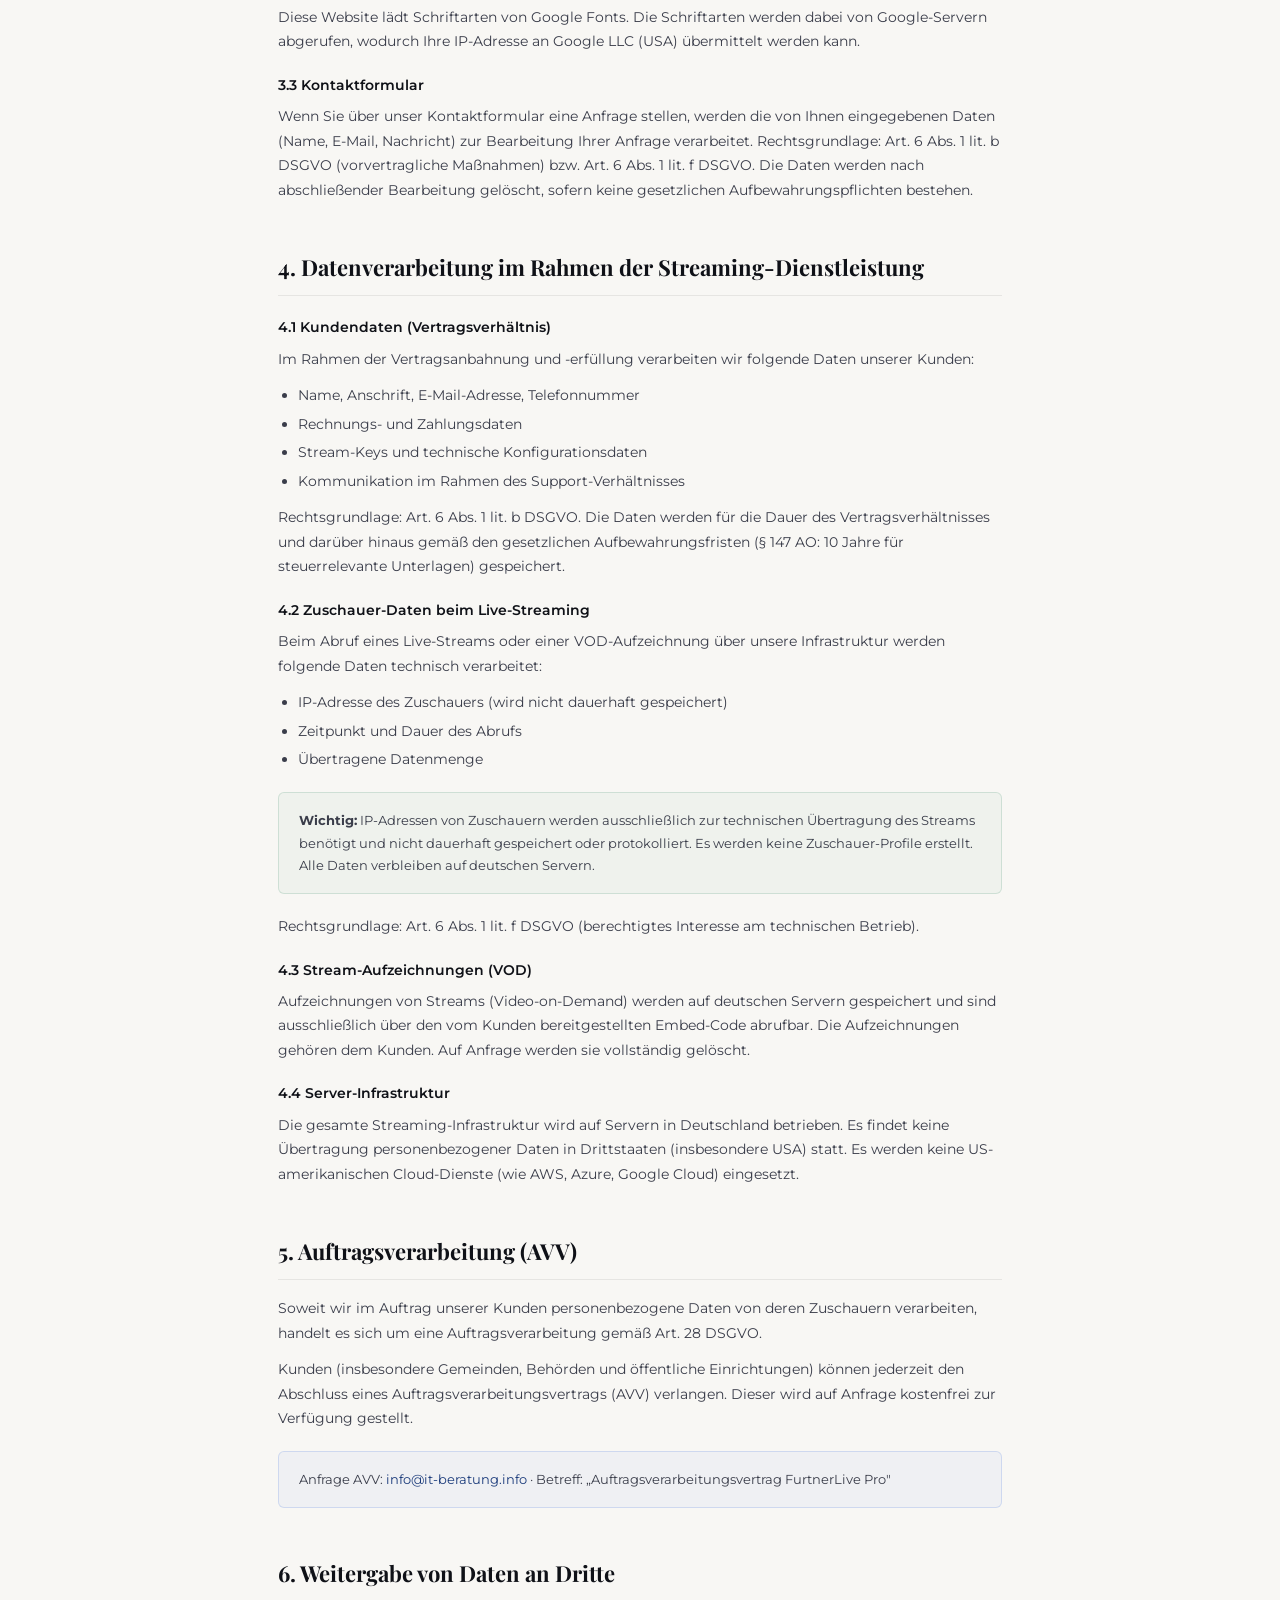
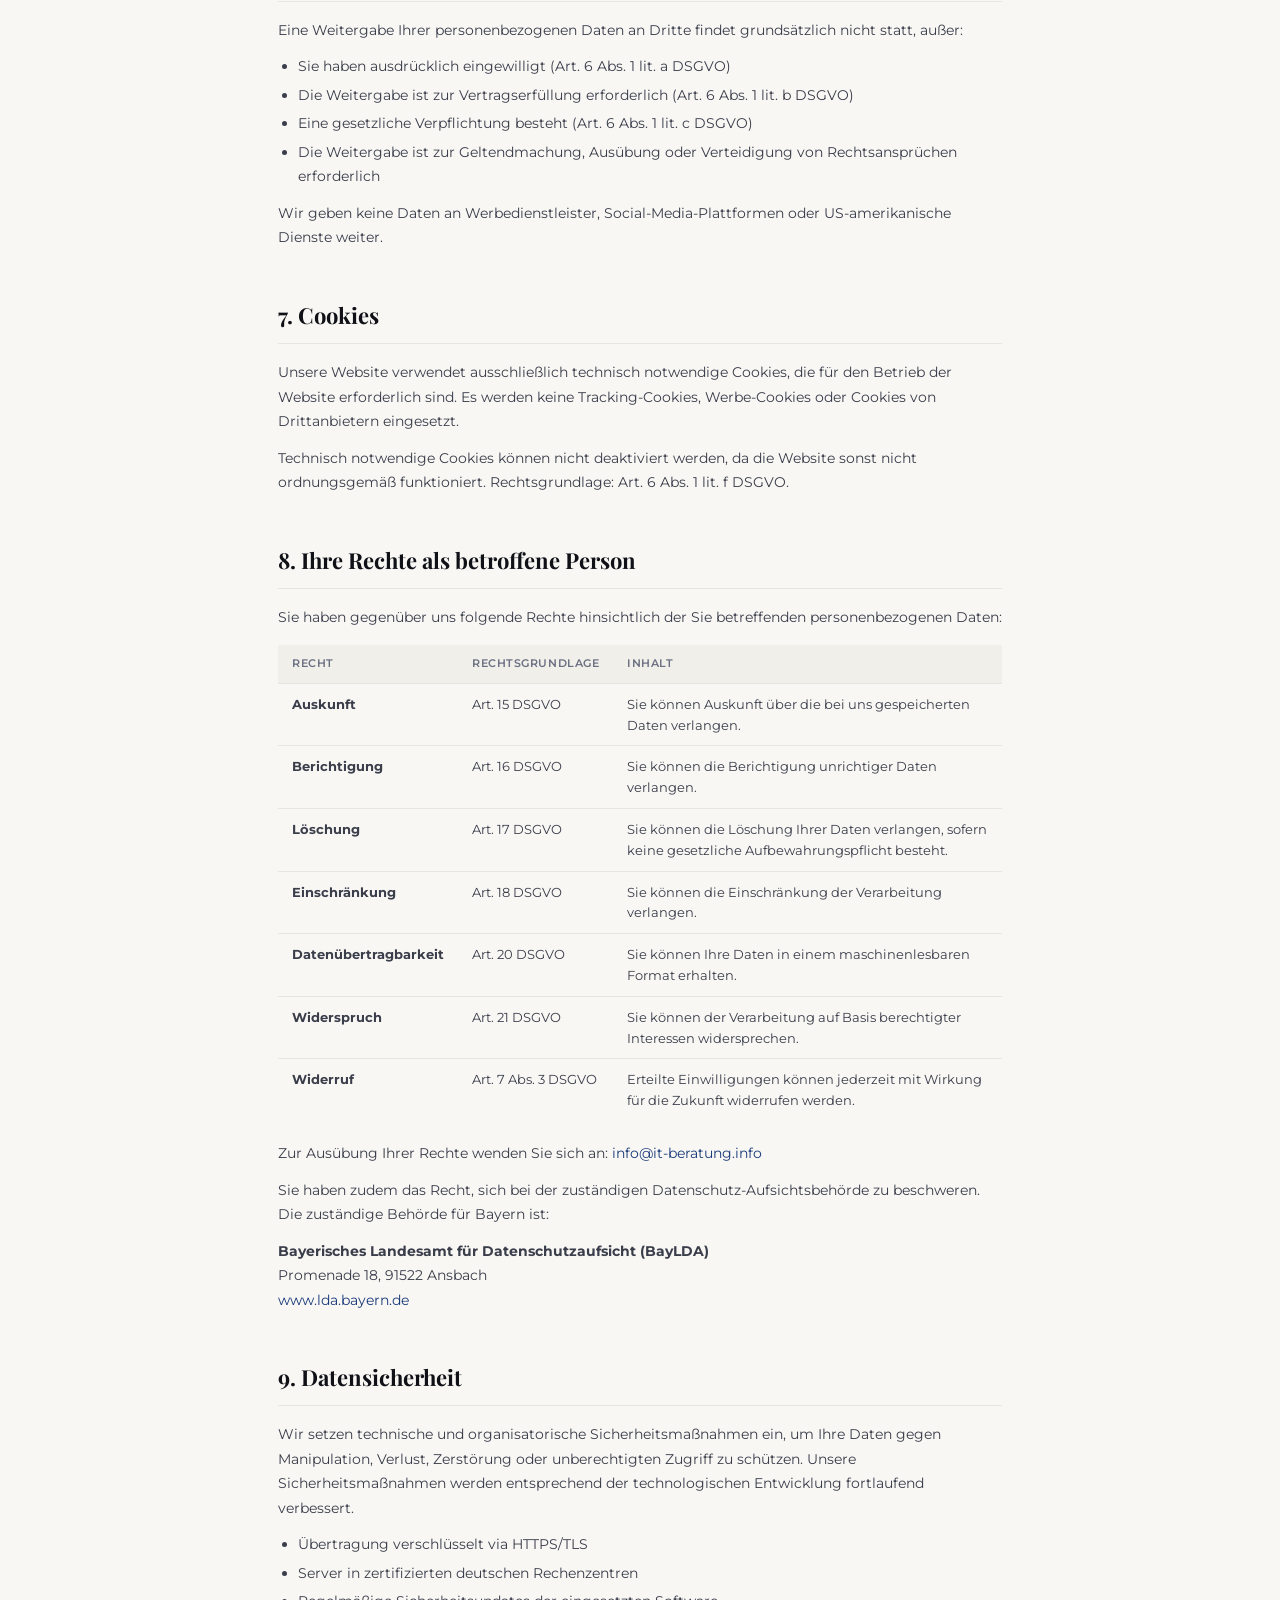
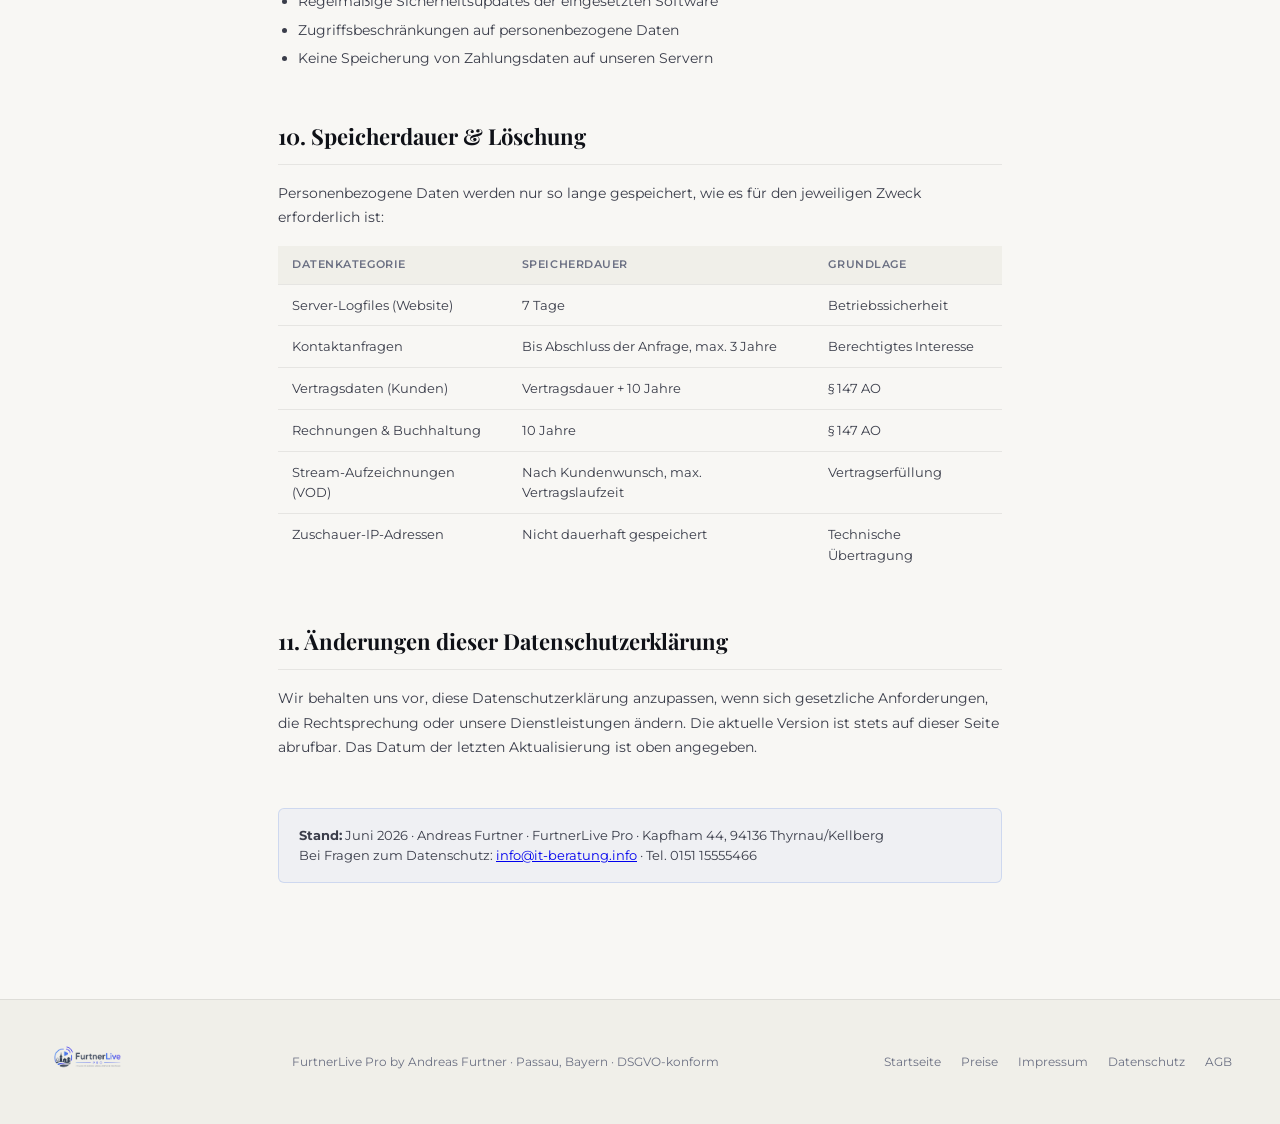
<file: pages/datenschutz.html>
<!DOCTYPE html>
<html lang="de">
<head>
<meta charset="UTF-8">
<meta name="viewport" content="width=device-width, initial-scale=1.0">
<title>Datenschutzerklärung — FurtnerLive Pro</title>
<link rel="preconnect" href="https://fonts.googleapis.com">
<link href="https://fonts.googleapis.com/css2?family=Montserrat:wght@300;400;500;600;700&family=Playfair+Display:ital,wght@0,600;1,500&display=swap" rel="stylesheet">
<link rel="stylesheet" href="../css/style.css">
<link rel="stylesheet" href="../css/responsive.css">
<style>
  .legal-content { max-width: 820px; margin: 0 auto; padding: 140px 48px 96px; }
  .ds-section { margin-bottom: 48px; }
  .ds-section h2 { font-family: var(--serif); font-size: 22px; color: var(--text); margin-bottom: 16px; padding-bottom: 10px; border-bottom: 1px solid var(--border); }
  .ds-section h3 { font-size: 14px; font-weight: 600; color: var(--text); margin: 20px 0 8px; }
  .ds-section p { font-size: 14px; color: var(--text2); margin-bottom: 12px; line-height: 1.75; }
  .ds-section ul { padding-left: 20px; margin-bottom: 12px; }
  .ds-section ul li { font-size: 14px; color: var(--text2); line-height: 1.75; margin-bottom: 4px; }
  .ds-section a { color: var(--accent); text-decoration: none; }
  .ds-section a:hover { text-decoration: underline; }
  .highlight-box { background: rgba(26,79,214,.04); border: 1px solid rgba(26,79,214,.15); border-radius: 6px; padding: 16px 20px; margin: 20px 0; }
  .highlight-box p { margin-bottom: 0; font-size: 13px; color: var(--text2); }
  .green-box { background: rgba(26,122,74,.04); border: 1px solid rgba(26,122,74,.15); border-radius: 6px; padding: 16px 20px; margin: 20px 0; }
  .green-box p { margin-bottom: 0; font-size: 13px; color: var(--text2); }
  .art-table { width: 100%; border-collapse: collapse; margin: 16px 0 20px; font-size: 13px; }
  .art-table th { background: var(--dark2); padding: 10px 14px; text-align: left; font-weight: 600; font-size: 11px; letter-spacing: .05em; text-transform: uppercase; color: var(--text3); border-bottom: 1px solid var(--border); }
  .art-table td { padding: 10px 14px; border-bottom: 1px solid var(--border); color: var(--text2); vertical-align: top; line-height: 1.6; }
  .art-table tr:last-child td { border-bottom: none; }
  .legal-hero { font-size: 13px; color: var(--text3); margin-top: -8px; margin-bottom: 32px; }
</style>
</head>
<body>

<div id="top"></div>
<nav>
  <a href="../index.html" class="logo"><img src="../assets/logo.png" alt="FurtnerLive Pro"></a>
  <div class="nav-links">
    <a href="../index.html">Startseite</a>
    <a href="../index.html#leistungen">Leistungen</a>
    <a href="pricing.html">Preise</a>
    <a href="../index.html#faq">FAQ</a>
    <a href="kontakt.html" class="btn-nav">Jetzt Kontakt aufnehmen</a>
  </div>
</nav>

<div class="legal-content">
  <p class="section-label">Rechtliches</p>
  <h2 class="section-title">Datenschutzerklärung</h2>
  <p class="legal-hero">FurtnerLive Pro · Andreas Furtner · Stand: Juni 2026</p>

  <div class="green-box">
    <p><strong>Kurzübersicht:</strong> Ihre Daten werden ausschließlich auf Servern in Deutschland verarbeitet. Wir geben keine Daten an US-amerikanische Dienste wie YouTube, Google oder Facebook weiter. Diese Datenschutzerklärung gilt für die Website <a href="https://it-beratung.info/furtnerlivepro">it-beratung.info/furtnerlivepro</a> sowie für die Nutzung unserer Streaming-Dienstleistungen.</p>
  </div>

  <div class="ds-section">
    <h2>1. Verantwortlicher</h2>
    <p>Verantwortlicher im Sinne der DSGVO für die Verarbeitung personenbezogener Daten ist:</p>
    <p>
      <strong>Andreas Furtner · FurtnerLive Pro</strong><br>
      Kapfham 44<br>
      94136 Thyrnau/Kellberg<br>
      Bayern, Deutschland<br><br>
      Telefon: 0151 15555466<br>
      E-Mail: <a href="mailto:info@it-beratung.info">info@it-beratung.info</a><br>
      Website: <a href="https://it-beratung.info/furtnerlivepro">it-beratung.info/furtnerlivepro</a>
    </p>
  </div>

  <div class="ds-section">
    <h2>2. Grundsätze der Datenverarbeitung</h2>
    <p>Wir verarbeiten personenbezogene Daten nur, soweit dies gesetzlich erlaubt ist oder Sie eingewilligt haben. Rechtsgrundlagen für die Verarbeitung sind:</p>
    <table class="art-table">
      <thead><tr><th>Rechtsgrundlage</th><th>Anwendungsfall</th></tr></thead>
      <tbody>
        <tr><td><strong>Art. 6 Abs. 1 lit. a DSGVO</strong></td><td>Einwilligung des Betroffenen</td></tr>
        <tr><td><strong>Art. 6 Abs. 1 lit. b DSGVO</strong></td><td>Vertragserfüllung oder vorvertragliche Maßnahmen</td></tr>
        <tr><td><strong>Art. 6 Abs. 1 lit. c DSGVO</strong></td><td>Erfüllung rechtlicher Verpflichtungen</td></tr>
        <tr><td><strong>Art. 6 Abs. 1 lit. f DSGVO</strong></td><td>Berechtigte Interessen des Verantwortlichen</td></tr>
      </tbody>
    </table>
  </div>

  <div class="ds-section">
    <h2>3. Datenverarbeitung beim Besuch unserer Website</h2>
    <h3>3.1 Server-Logfiles</h3>
    <p>Beim Aufruf unserer Website werden durch den Server automatisch folgende Informationen erfasst und in sogenannten Server-Logfiles gespeichert:</p>
    <ul>
      <li>IP-Adresse des anfragenden Geräts (anonymisiert nach 7 Tagen)</li>
      <li>Datum und Uhrzeit des Zugriffs</li>
      <li>Name und URL der abgerufenen Datei</li>
      <li>Übertragene Datenmenge</li>
      <li>Browser-Typ und -Version</li>
      <li>Betriebssystem des Nutzers</li>
      <li>Referrer-URL (zuvor besuchte Seite)</li>
    </ul>
    <p>Rechtsgrundlage: Art. 6 Abs. 1 lit. f DSGVO (berechtigtes Interesse an der Sicherheit und dem Betrieb der Website). Die Daten werden nach 7 Tagen automatisch gelöscht.</p>

    <h3>3.2 Google Fonts</h3>
    <p>Diese Website lädt Schriftarten von Google Fonts. Die Schriftarten werden dabei von Google-Servern abgerufen, wodurch Ihre IP-Adresse an Google LLC (USA) übermittelt werden kann.</p>

    <h3>3.3 Kontaktformular</h3>
    <p>Wenn Sie über unser Kontaktformular eine Anfrage stellen, werden die von Ihnen eingegebenen Daten (Name, E-Mail, Nachricht) zur Bearbeitung Ihrer Anfrage verarbeitet. Rechtsgrundlage: Art. 6 Abs. 1 lit. b DSGVO (vorvertragliche Maßnahmen) bzw. Art. 6 Abs. 1 lit. f DSGVO. Die Daten werden nach abschließender Bearbeitung gelöscht, sofern keine gesetzlichen Aufbewahrungspflichten bestehen.</p>
  </div>

  <div class="ds-section">
    <h2>4. Datenverarbeitung im Rahmen der Streaming-Dienstleistung</h2>
    <h3>4.1 Kundendaten (Vertragsverhältnis)</h3>
    <p>Im Rahmen der Vertragsanbahnung und -erfüllung verarbeiten wir folgende Daten unserer Kunden:</p>
    <ul>
      <li>Name, Anschrift, E-Mail-Adresse, Telefonnummer</li>
      <li>Rechnungs- und Zahlungsdaten</li>
      <li>Stream-Keys und technische Konfigurationsdaten</li>
      <li>Kommunikation im Rahmen des Support-Verhältnisses</li>
    </ul>
    <p>Rechtsgrundlage: Art. 6 Abs. 1 lit. b DSGVO. Die Daten werden für die Dauer des Vertragsverhältnisses und darüber hinaus gemäß den gesetzlichen Aufbewahrungsfristen (§ 147 AO: 10 Jahre für steuerrelevante Unterlagen) gespeichert.</p>

    <h3>4.2 Zuschauer-Daten beim Live-Streaming</h3>
    <p>Beim Abruf eines Live-Streams oder einer VOD-Aufzeichnung über unsere Infrastruktur werden folgende Daten technisch verarbeitet:</p>
    <ul>
      <li>IP-Adresse des Zuschauers (wird nicht dauerhaft gespeichert)</li>
      <li>Zeitpunkt und Dauer des Abrufs</li>
      <li>Übertragene Datenmenge</li>
    </ul>
    <div class="green-box">
      <p><strong>Wichtig:</strong> IP-Adressen von Zuschauern werden ausschließlich zur technischen Übertragung des Streams benötigt und nicht dauerhaft gespeichert oder protokolliert. Es werden keine Zuschauer-Profile erstellt. Alle Daten verbleiben auf deutschen Servern.</p>
    </div>
    <p>Rechtsgrundlage: Art. 6 Abs. 1 lit. f DSGVO (berechtigtes Interesse am technischen Betrieb).</p>

    <h3>4.3 Stream-Aufzeichnungen (VOD)</h3>
    <p>Aufzeichnungen von Streams (Video-on-Demand) werden auf deutschen Servern gespeichert und sind ausschließlich über den vom Kunden bereitgestellten Embed-Code abrufbar. Die Aufzeichnungen gehören dem Kunden. Auf Anfrage werden sie vollständig gelöscht.</p>

    <h3>4.4 Server-Infrastruktur</h3>
    <p>Die gesamte Streaming-Infrastruktur wird auf Servern in Deutschland betrieben. Es findet keine Übertragung personenbezogener Daten in Drittstaaten (insbesondere USA) statt. Es werden keine US-amerikanischen Cloud-Dienste (wie AWS, Azure, Google Cloud) eingesetzt.</p>
  </div>

  <div class="ds-section">
    <h2>5. Auftragsverarbeitung (AVV)</h2>
    <p>Soweit wir im Auftrag unserer Kunden personenbezogene Daten von deren Zuschauern verarbeiten, handelt es sich um eine Auftragsverarbeitung gemäß Art. 28 DSGVO.</p>
    <p>Kunden (insbesondere Gemeinden, Behörden und öffentliche Einrichtungen) können jederzeit den Abschluss eines Auftragsverarbeitungsvertrags (AVV) verlangen. Dieser wird auf Anfrage kostenfrei zur Verfügung gestellt.</p>
    <div class="highlight-box">
      <p>Anfrage AVV: <a href="mailto:info@it-beratung.info">info@it-beratung.info</a> · Betreff: „Auftragsverarbeitungsvertrag FurtnerLive Pro"</p>
    </div>
  </div>

  <div class="ds-section">
    <h2>6. Weitergabe von Daten an Dritte</h2>
    <p>Eine Weitergabe Ihrer personenbezogenen Daten an Dritte findet grundsätzlich nicht statt, außer:</p>
    <ul>
      <li>Sie haben ausdrücklich eingewilligt (Art. 6 Abs. 1 lit. a DSGVO)</li>
      <li>Die Weitergabe ist zur Vertragserfüllung erforderlich (Art. 6 Abs. 1 lit. b DSGVO)</li>
      <li>Eine gesetzliche Verpflichtung besteht (Art. 6 Abs. 1 lit. c DSGVO)</li>
      <li>Die Weitergabe ist zur Geltendmachung, Ausübung oder Verteidigung von Rechtsansprüchen erforderlich</li>
    </ul>
    <p>Wir geben keine Daten an Werbedienstleister, Social-Media-Plattformen oder US-amerikanische Dienste weiter.</p>
  </div>

  <div class="ds-section">
    <h2>7. Cookies</h2>
    <p>Unsere Website verwendet ausschließlich technisch notwendige Cookies, die für den Betrieb der Website erforderlich sind. Es werden keine Tracking-Cookies, Werbe-Cookies oder Cookies von Drittanbietern eingesetzt.</p>
    <p>Technisch notwendige Cookies können nicht deaktiviert werden, da die Website sonst nicht ordnungsgemäß funktioniert. Rechtsgrundlage: Art. 6 Abs. 1 lit. f DSGVO.</p>
  </div>

  <div class="ds-section">
    <h2>8. Ihre Rechte als betroffene Person</h2>
    <p>Sie haben gegenüber uns folgende Rechte hinsichtlich der Sie betreffenden personenbezogenen Daten:</p>
    <table class="art-table">
      <thead><tr><th>Recht</th><th>Rechtsgrundlage</th><th>Inhalt</th></tr></thead>
      <tbody>
        <tr><td><strong>Auskunft</strong></td><td>Art. 15 DSGVO</td><td>Sie können Auskunft über die bei uns gespeicherten Daten verlangen.</td></tr>
        <tr><td><strong>Berichtigung</strong></td><td>Art. 16 DSGVO</td><td>Sie können die Berichtigung unrichtiger Daten verlangen.</td></tr>
        <tr><td><strong>Löschung</strong></td><td>Art. 17 DSGVO</td><td>Sie können die Löschung Ihrer Daten verlangen, sofern keine gesetzliche Aufbewahrungspflicht besteht.</td></tr>
        <tr><td><strong>Einschränkung</strong></td><td>Art. 18 DSGVO</td><td>Sie können die Einschränkung der Verarbeitung verlangen.</td></tr>
        <tr><td><strong>Datenübertragbarkeit</strong></td><td>Art. 20 DSGVO</td><td>Sie können Ihre Daten in einem maschinenlesbaren Format erhalten.</td></tr>
        <tr><td><strong>Widerspruch</strong></td><td>Art. 21 DSGVO</td><td>Sie können der Verarbeitung auf Basis berechtigter Interessen widersprechen.</td></tr>
        <tr><td><strong>Widerruf</strong></td><td>Art. 7 Abs. 3 DSGVO</td><td>Erteilte Einwilligungen können jederzeit mit Wirkung für die Zukunft widerrufen werden.</td></tr>
      </tbody>
    </table>
    <p>Zur Ausübung Ihrer Rechte wenden Sie sich an: <a href="mailto:info@it-beratung.info">info@it-beratung.info</a></p>
    <p>Sie haben zudem das Recht, sich bei der zuständigen Datenschutz-Aufsichtsbehörde zu beschweren. Die zuständige Behörde für Bayern ist:</p>
    <p>
      <strong>Bayerisches Landesamt für Datenschutzaufsicht (BayLDA)</strong><br>
      Promenade 18, 91522 Ansbach<br>
      <a href="https://www.lda.bayern.de">www.lda.bayern.de</a>
    </p>
  </div>

  <div class="ds-section">
    <h2>9. Datensicherheit</h2>
    <p>Wir setzen technische und organisatorische Sicherheitsmaßnahmen ein, um Ihre Daten gegen Manipulation, Verlust, Zerstörung oder unberechtigten Zugriff zu schützen. Unsere Sicherheitsmaßnahmen werden entsprechend der technologischen Entwicklung fortlaufend verbessert.</p>
    <ul>
      <li>Übertragung verschlüsselt via HTTPS/TLS</li>
      <li>Server in zertifizierten deutschen Rechenzentren</li>
      <li>Regelmäßige Sicherheitsupdates der eingesetzten Software</li>
      <li>Zugriffsbeschränkungen auf personenbezogene Daten</li>
      <li>Keine Speicherung von Zahlungsdaten auf unseren Servern</li>
    </ul>
  </div>

  <div class="ds-section">
    <h2>10. Speicherdauer & Löschung</h2>
    <p>Personenbezogene Daten werden nur so lange gespeichert, wie es für den jeweiligen Zweck erforderlich ist:</p>
    <table class="art-table">
      <thead><tr><th>Datenkategorie</th><th>Speicherdauer</th><th>Grundlage</th></tr></thead>
      <tbody>
        <tr><td>Server-Logfiles (Website)</td><td>7 Tage</td><td>Betriebssicherheit</td></tr>
        <tr><td>Kontaktanfragen</td><td>Bis Abschluss der Anfrage, max. 3 Jahre</td><td>Berechtigtes Interesse</td></tr>
        <tr><td>Vertragsdaten (Kunden)</td><td>Vertragsdauer + 10 Jahre</td><td>§ 147 AO</td></tr>
        <tr><td>Rechnungen & Buchhaltung</td><td>10 Jahre</td><td>§ 147 AO</td></tr>
        <tr><td>Stream-Aufzeichnungen (VOD)</td><td>Nach Kundenwunsch, max. Vertragslaufzeit</td><td>Vertragserfüllung</td></tr>
        <tr><td>Zuschauer-IP-Adressen</td><td>Nicht dauerhaft gespeichert</td><td>Technische Übertragung</td></tr>
      </tbody>
    </table>
  </div>

  <div class="ds-section">
    <h2>11. Änderungen dieser Datenschutzerklärung</h2>
    <p>Wir behalten uns vor, diese Datenschutzerklärung anzupassen, wenn sich gesetzliche Anforderungen, die Rechtsprechung oder unsere Dienstleistungen ändern. Die aktuelle Version ist stets auf dieser Seite abrufbar. Das Datum der letzten Aktualisierung ist oben angegeben.</p>
  </div>

  <div class="highlight-box">
    <p><strong>Stand:</strong> Juni 2026 · Andreas Furtner · FurtnerLive Pro · Kapfham 44, 94136 Thyrnau/Kellberg<br>
    Bei Fragen zum Datenschutz: <a href="mailto:info@it-beratung.info">info@it-beratung.info</a> · Tel. 0151 15555466</p>
  </div>
</div>

<footer>
  <a href="../index.html" class="footer-logo"><img src="../assets/logo.png" alt="FurtnerLive Pro"></a>
  <div class="footer-center" style="font-size:12px; color:var(--text3);">FurtnerLive Pro by Andreas Furtner · Passau, Bayern · DSGVO-konform</div>
  <div class="footer-links">
    <a href="../index.html">Startseite</a>
    <a href="pricing.html">Preise</a>
    <a href="impressum.html">Impressum</a>
    <a href="datenschutz.html">Datenschutz</a>
    <a href="agb.html">AGB</a>
  </div>
</footer>

<script src="../js/app.js"></script>
</body>
</html>
</file>
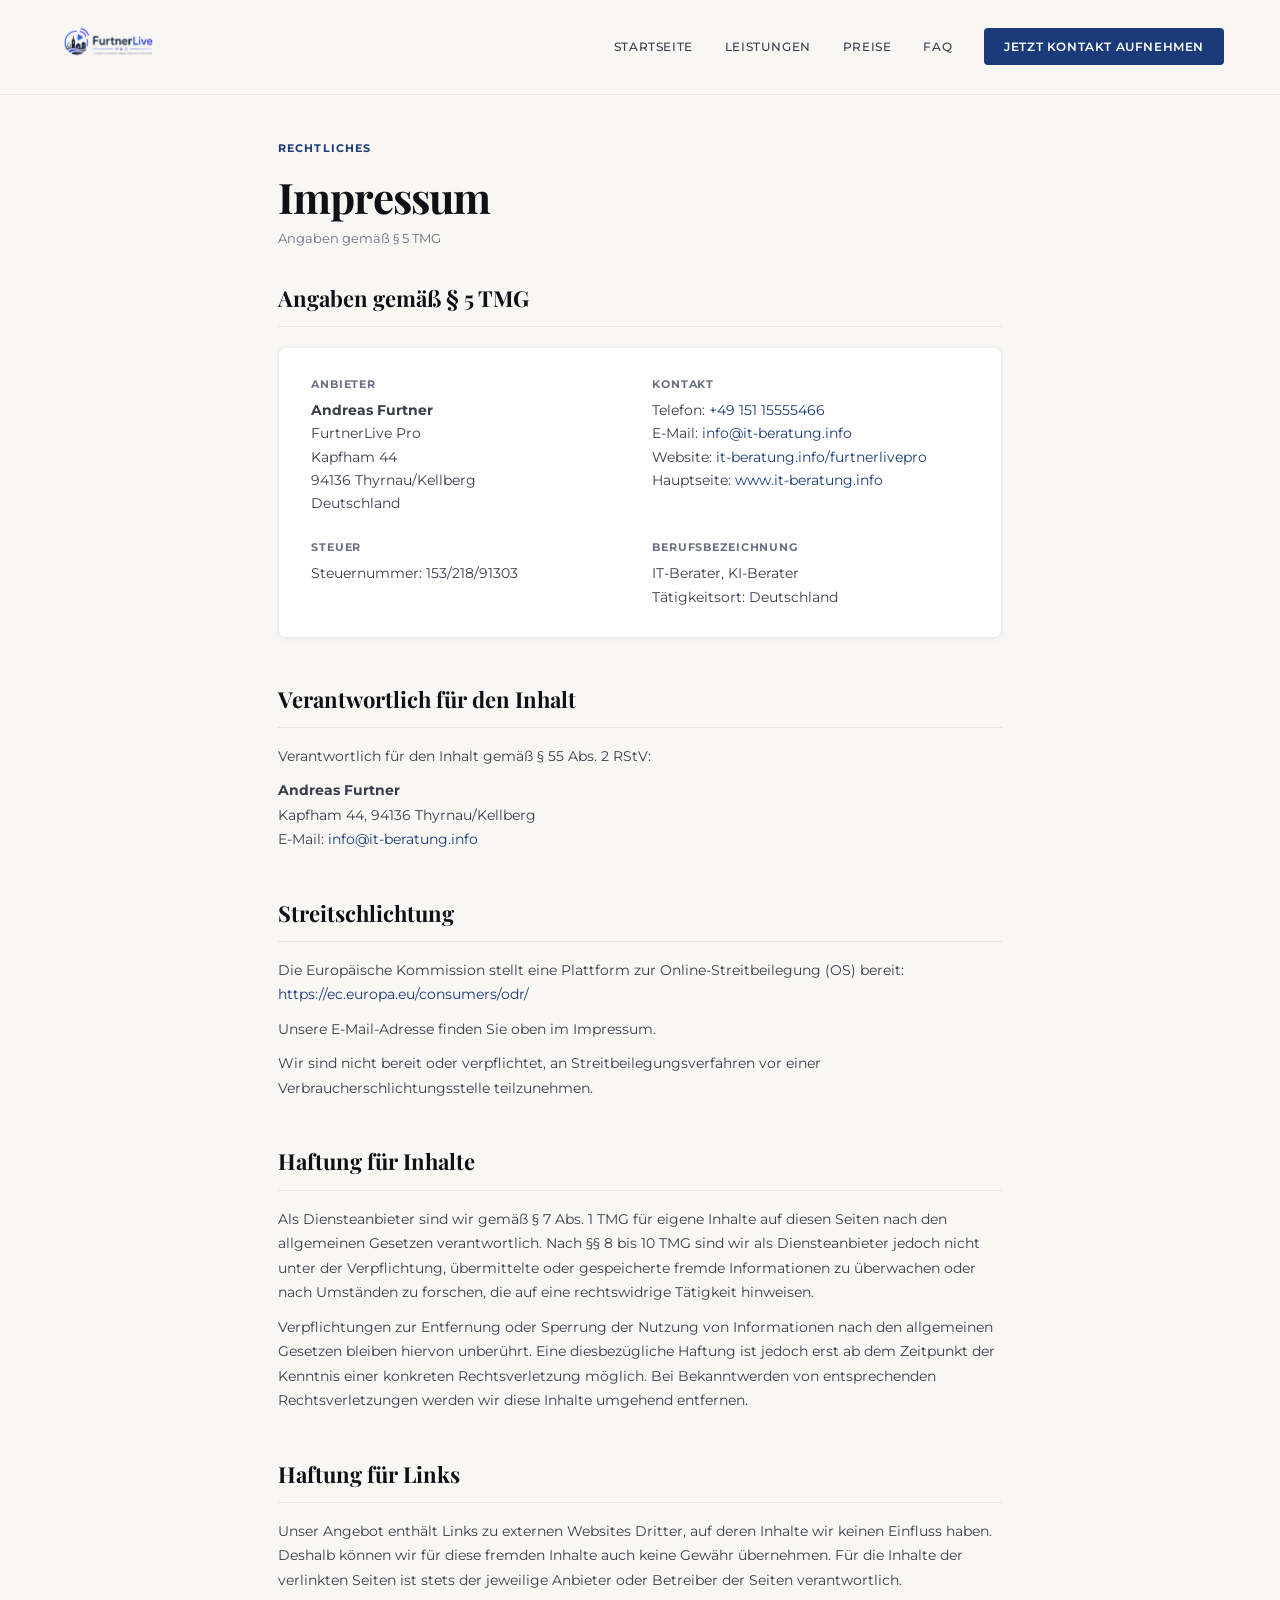
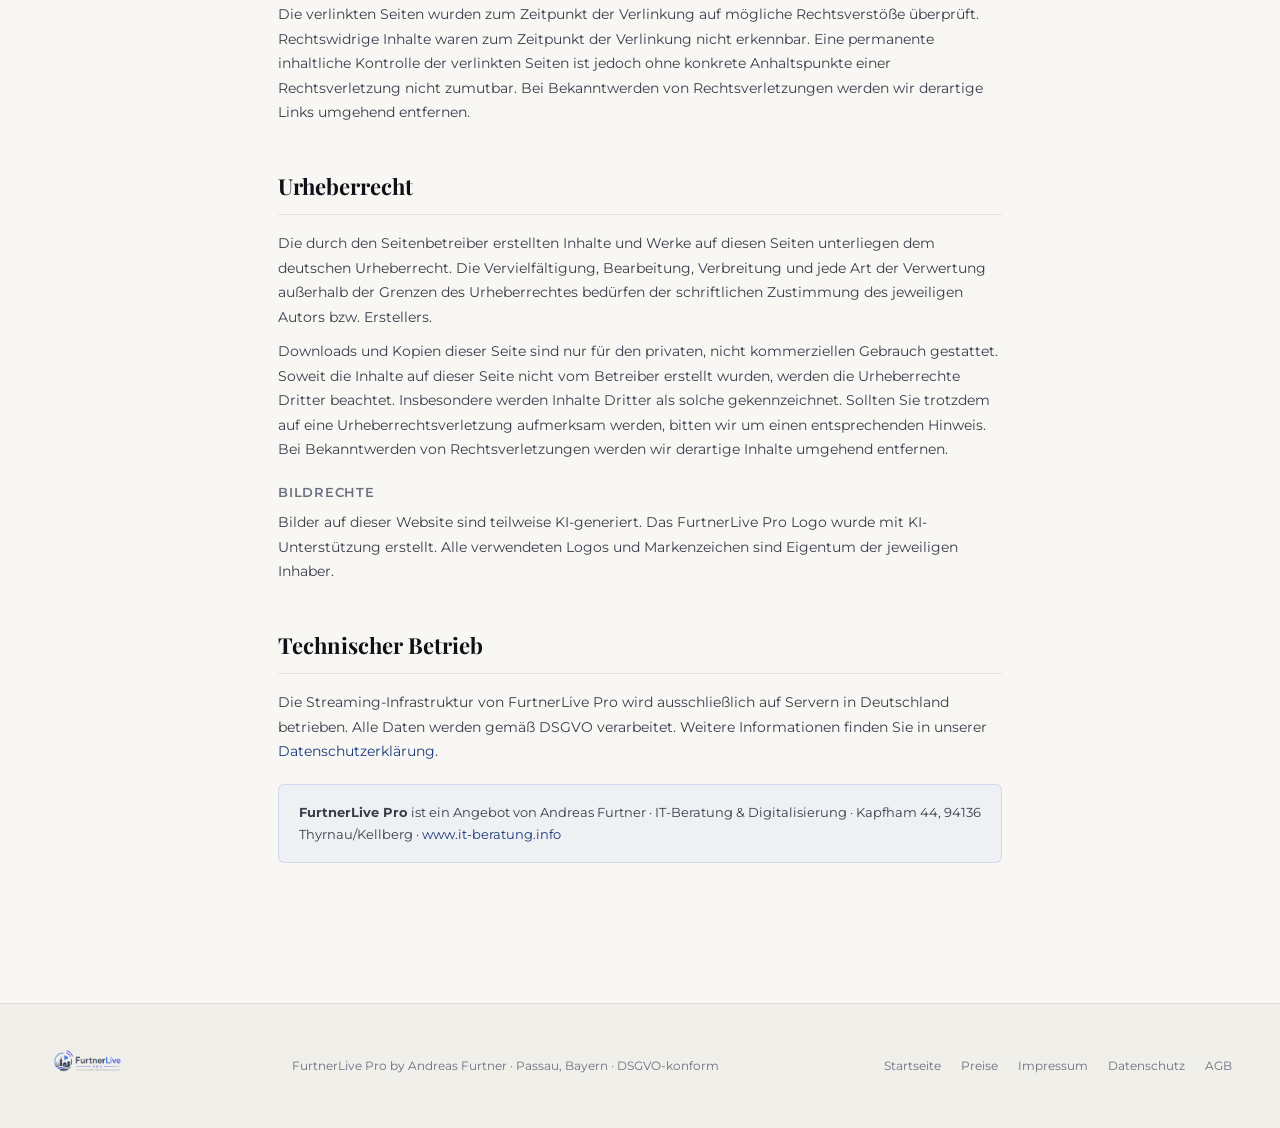
<file: pages/impressum.html>
<!DOCTYPE html>
<html lang="de">
<head>
<meta charset="UTF-8">
<meta name="viewport" content="width=device-width, initial-scale=1.0">
<title>Impressum — FurtnerLive Pro</title>
<link rel="preconnect" href="https://fonts.googleapis.com">
<link href="https://fonts.googleapis.com/css2?family=Montserrat:wght@300;400;500;600;700&family=Playfair+Display:ital,wght@0,600;1,500&display=swap" rel="stylesheet">
<link rel="stylesheet" href="../css/style.css">
<link rel="stylesheet" href="../css/responsive.css">
<style>
  .legal-content { max-width: 820px; margin: 0 auto; padding: 140px 48px 96px; }
  .imp-section { margin-bottom: 44px; }
  .imp-section h2 { font-family: var(--serif); font-size: 22px; color: var(--text); margin-bottom: 16px; padding-bottom: 10px; border-bottom: 1px solid var(--border); }
  .imp-section h3 { font-size: 13px; font-weight: 600; color: var(--text3); letter-spacing: .06em; text-transform: uppercase; margin: 20px 0 8px; }
  .imp-section p { font-size: 14px; color: var(--text2); margin-bottom: 10px; line-height: 1.75; }
  .imp-section a { color: var(--accent); text-decoration: none; }
  .imp-section a:hover { text-decoration: underline; }
  .contact-card { background: #fff; border: 1px solid var(--border); border-radius: 8px; padding: 28px 32px; margin: 20px 0; box-shadow: 0 1px 6px rgba(0,0,0,.05); display: grid; grid-template-columns: 1fr 1fr; gap: 24px; }
  .contact-item h4 { font-size: 11px; font-weight: 700; letter-spacing: .08em; text-transform: uppercase; color: var(--text3); margin-bottom: 6px; }
  .contact-item p { font-size: 14px; color: var(--text2); margin-bottom: 0; line-height: 1.65; }
  .highlight-box { background: rgba(26,79,214,.04); border: 1px solid rgba(26,79,214,.15); border-radius: 6px; padding: 16px 20px; margin: 20px 0; }
  .highlight-box p { margin-bottom: 0; font-size: 13px; color: var(--text2); }
  .legal-hero { font-size: 13px; color: var(--text3); margin-top: -8px; margin-bottom: 32px; }
  @media (max-width: 768px) { .contact-card { grid-template-columns: 1fr; } }
</style>
</head>
<body>

<div id="top"></div>
<nav>
  <a href="../index.html" class="logo"><img src="../assets/logo.png" alt="FurtnerLive Pro"></a>
  <div class="nav-links">
    <a href="../index.html">Startseite</a>
    <a href="../index.html#leistungen">Leistungen</a>
    <a href="pricing.html">Preise</a>
    <a href="../index.html#faq">FAQ</a>
    <a href="kontakt.html" class="btn-nav">Jetzt Kontakt aufnehmen</a>
  </div>
</nav>

<div class="legal-content">
  <p class="section-label">Rechtliches</p>
  <h2 class="section-title">Impressum</h2>
  <p class="legal-hero">Angaben gemäß § 5 TMG</p>

  <div class="imp-section">
    <h2>Angaben gemäß § 5 TMG</h2>
    <div class="contact-card">
      <div class="contact-item">
        <h4>Anbieter</h4>
        <p>
          <strong>Andreas Furtner</strong><br>
          FurtnerLive Pro<br>
          Kapfham 44<br>
          94136 Thyrnau/Kellberg<br>
          Deutschland
        </p>
      </div>
      <div class="contact-item">
        <h4>Kontakt</h4>
        <p>
          Telefon: <a href="tel:+4915115555466">+49 151 15555466</a><br>
          E-Mail: <a href="mailto:info@it-beratung.info">info@it-beratung.info</a><br>
          Website: <a href="https://it-beratung.info/furtnerlivepro">it-beratung.info/furtnerlivepro</a><br>
          Hauptseite: <a href="https://www.it-beratung.info">www.it-beratung.info</a>
        </p>
      </div>
      <div class="contact-item">
        <h4>Steuer</h4>
        <p>Steuernummer: 153/218/91303</p>
      </div>
      <div class="contact-item">
        <h4>Berufsbezeichnung</h4>
        <p>IT-Berater, KI-Berater<br>Tätigkeitsort: Deutschland</p>
      </div>
    </div>
  </div>

  <div class="imp-section">
    <h2>Verantwortlich für den Inhalt</h2>
    <p>Verantwortlich für den Inhalt gemäß § 55 Abs. 2 RStV:</p>
    <p>
      <strong>Andreas Furtner</strong><br>
      Kapfham 44, 94136 Thyrnau/Kellberg<br>
      E-Mail: <a href="mailto:info@it-beratung.info">info@it-beratung.info</a>
    </p>
  </div>

  <div class="imp-section">
    <h2>Streitschlichtung</h2>
    <p>Die Europäische Kommission stellt eine Plattform zur Online-Streitbeilegung (OS) bereit:<br>
    <a href="https://ec.europa.eu/consumers/odr/" target="_blank" rel="noopener">https://ec.europa.eu/consumers/odr/</a></p>
    <p>Unsere E-Mail-Adresse finden Sie oben im Impressum.</p>
    <p>Wir sind nicht bereit oder verpflichtet, an Streitbeilegungsverfahren vor einer Verbraucherschlichtungsstelle teilzunehmen.</p>
  </div>

  <div class="imp-section">
    <h2>Haftung für Inhalte</h2>
    <p>Als Diensteanbieter sind wir gemäß § 7 Abs. 1 TMG für eigene Inhalte auf diesen Seiten nach den allgemeinen Gesetzen verantwortlich. Nach §§ 8 bis 10 TMG sind wir als Diensteanbieter jedoch nicht unter der Verpflichtung, übermittelte oder gespeicherte fremde Informationen zu überwachen oder nach Umständen zu forschen, die auf eine rechtswidrige Tätigkeit hinweisen.</p>
    <p>Verpflichtungen zur Entfernung oder Sperrung der Nutzung von Informationen nach den allgemeinen Gesetzen bleiben hiervon unberührt. Eine diesbezügliche Haftung ist jedoch erst ab dem Zeitpunkt der Kenntnis einer konkreten Rechtsverletzung möglich. Bei Bekanntwerden von entsprechenden Rechtsverletzungen werden wir diese Inhalte umgehend entfernen.</p>
  </div>

  <div class="imp-section">
    <h2>Haftung für Links</h2>
    <p>Unser Angebot enthält Links zu externen Websites Dritter, auf deren Inhalte wir keinen Einfluss haben. Deshalb können wir für diese fremden Inhalte auch keine Gewähr übernehmen. Für die Inhalte der verlinkten Seiten ist stets der jeweilige Anbieter oder Betreiber der Seiten verantwortlich.</p>
    <p>Die verlinkten Seiten wurden zum Zeitpunkt der Verlinkung auf mögliche Rechtsverstöße überprüft. Rechtswidrige Inhalte waren zum Zeitpunkt der Verlinkung nicht erkennbar. Eine permanente inhaltliche Kontrolle der verlinkten Seiten ist jedoch ohne konkrete Anhaltspunkte einer Rechtsverletzung nicht zumutbar. Bei Bekanntwerden von Rechtsverletzungen werden wir derartige Links umgehend entfernen.</p>
  </div>

  <div class="imp-section">
    <h2>Urheberrecht</h2>
    <p>Die durch den Seitenbetreiber erstellten Inhalte und Werke auf diesen Seiten unterliegen dem deutschen Urheberrecht. Die Vervielfältigung, Bearbeitung, Verbreitung und jede Art der Verwertung außerhalb der Grenzen des Urheberrechtes bedürfen der schriftlichen Zustimmung des jeweiligen Autors bzw. Erstellers.</p>
    <p>Downloads und Kopien dieser Seite sind nur für den privaten, nicht kommerziellen Gebrauch gestattet. Soweit die Inhalte auf dieser Seite nicht vom Betreiber erstellt wurden, werden die Urheberrechte Dritter beachtet. Insbesondere werden Inhalte Dritter als solche gekennzeichnet. Sollten Sie trotzdem auf eine Urheberrechtsverletzung aufmerksam werden, bitten wir um einen entsprechenden Hinweis. Bei Bekanntwerden von Rechtsverletzungen werden wir derartige Inhalte umgehend entfernen.</p>
    <h3>Bildrechte</h3>
    <p>Bilder auf dieser Website sind teilweise KI-generiert. Das FurtnerLive Pro Logo wurde mit KI-Unterstützung erstellt. Alle verwendeten Logos und Markenzeichen sind Eigentum der jeweiligen Inhaber.</p>
  </div>

  <div class="imp-section">
    <h2>Technischer Betrieb</h2>
    <p>Die Streaming-Infrastruktur von FurtnerLive Pro wird ausschließlich auf Servern in Deutschland betrieben. Alle Daten werden gemäß DSGVO verarbeitet. Weitere Informationen finden Sie in unserer <a href="datenschutz.html">Datenschutzerklärung</a>.</p>
    <div class="highlight-box">
      <p><strong>FurtnerLive Pro</strong> ist ein Angebot von Andreas Furtner · IT-Beratung & Digitalisierung · Kapfham 44, 94136 Thyrnau/Kellberg · <a href="https://www.it-beratung.info">www.it-beratung.info</a></p>
    </div>
  </div>
</div>

<footer>
  <a href="../index.html" class="footer-logo"><img src="../assets/logo.png" alt="FurtnerLive Pro"></a>
  <div class="footer-center" style="font-size:12px; color:var(--text3);">FurtnerLive Pro by Andreas Furtner · Passau, Bayern · DSGVO-konform</div>
  <div class="footer-links">
    <a href="../index.html">Startseite</a>
    <a href="pricing.html">Preise</a>
    <a href="impressum.html">Impressum</a>
    <a href="datenschutz.html">Datenschutz</a>
    <a href="agb.html">AGB</a>
  </div>
</footer>

<script src="../js/app.js"></script>
</body>
</html>
</file>
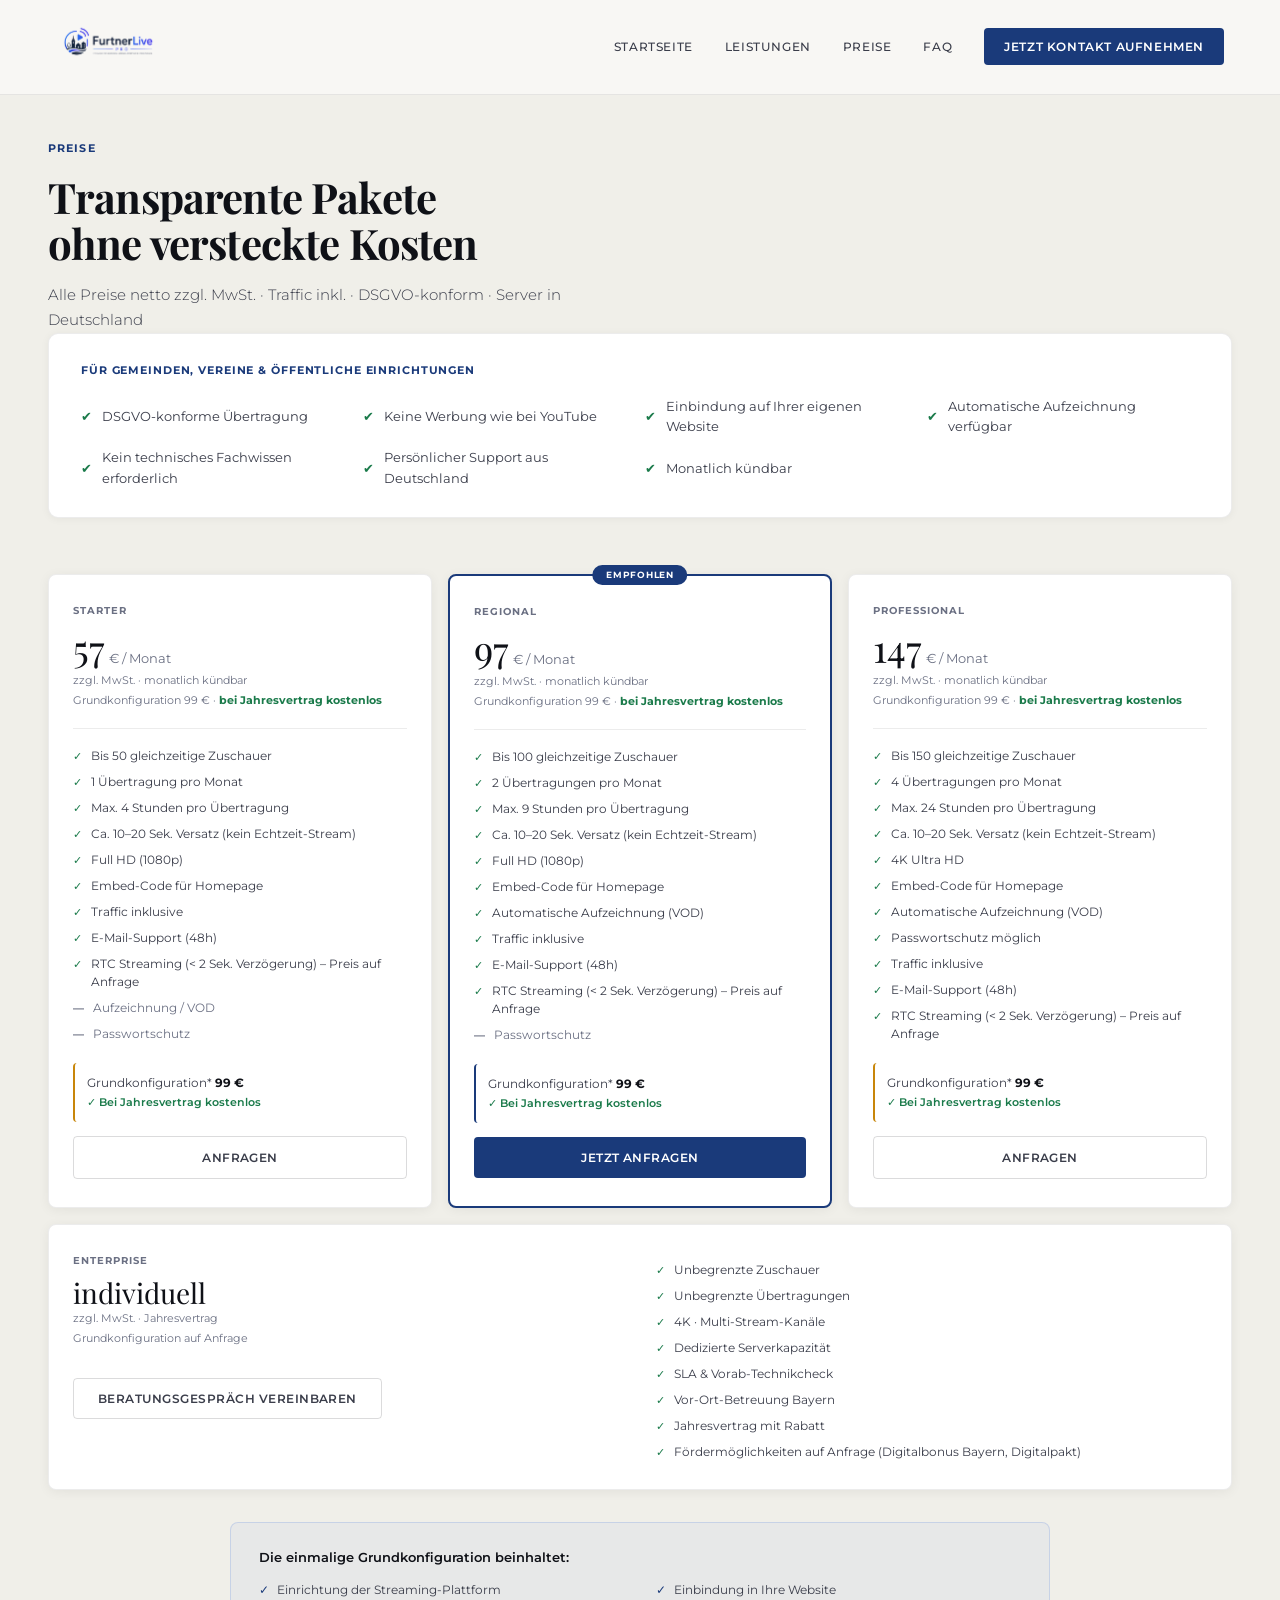
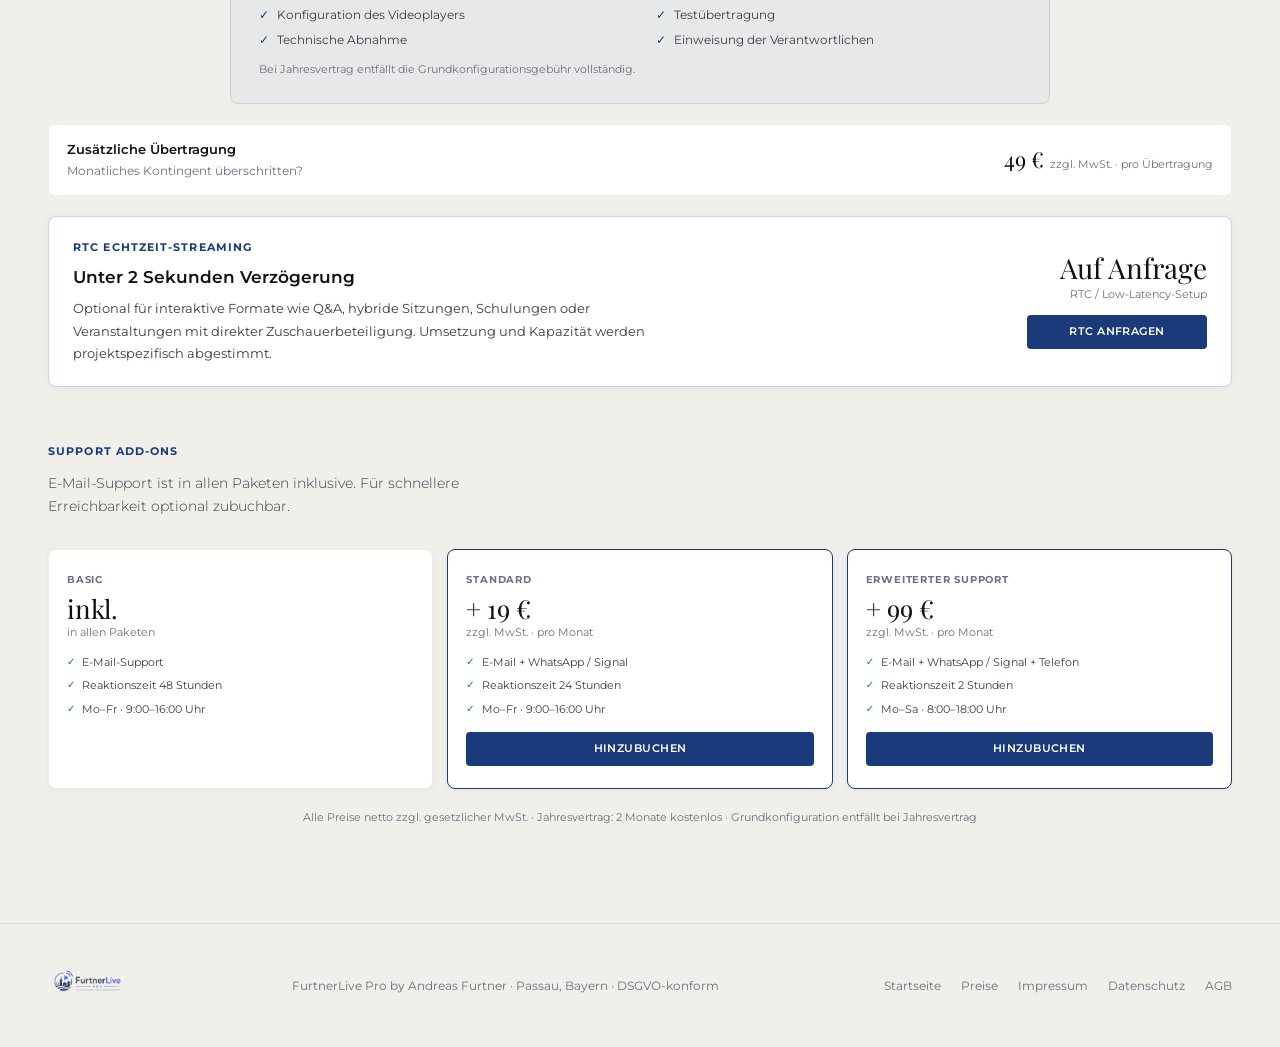
<file: pages/pricing.html>
<!DOCTYPE html>
<html lang="de">
<head>
<meta charset="UTF-8">
<meta name="viewport" content="width=device-width, initial-scale=1.0">
<title>Preise — FurtnerLive Pro</title>
<link rel="preconnect" href="https://fonts.googleapis.com">
<link href="https://fonts.googleapis.com/css2?family=Montserrat:wght@300;400;500;600;700&family=Playfair+Display:ital,wght@0,600;1,500&display=swap" rel="stylesheet">
<link rel="stylesheet" href="../css/style.css">
<link rel="stylesheet" href="../css/responsive.css">
</head>
<body>

<div id="top"></div>
<nav>
  <a href="../index.html" class="logo"><img src="../assets/logo.png" alt="FurtnerLive Pro"></a>
  <div class="nav-links">
    <a href="../index.html">Startseite</a>
    <a href="../index.html#leistungen">Leistungen</a>
    <a href="pricing.html">Preise</a>
    <a href="../index.html#faq">FAQ</a>
    <a href="kontakt.html" class="btn-nav">Jetzt Kontakt aufnehmen</a>
  </div>
</nav>

<!-- PRICING -->
<section id="pricing" style="background: var(--dark2); padding: 140px 48px 96px;">
  <p class="section-label">Preise</p>
  <h2 class="section-title">Transparente Pakete<br>ohne versteckte Kosten</h2>
  <p class="section-sub">Alle Preise netto zzgl. MwSt. · Traffic inkl. · DSGVO-konform · Server in Deutschland</p>

  <!-- NUTZENARGUMENTE -->
  <div class="fade-up" style="margin-bottom:40px; padding:28px 32px; background:#fff; border-radius:10px; border:1px solid var(--border); box-shadow:0 1px 8px rgba(0,0,0,.05);">
    <p style="font-size:11px; font-weight:700; letter-spacing:.08em; text-transform:uppercase; color:var(--accent); margin-bottom:16px;">Für Gemeinden, Vereine &amp; öffentliche Einrichtungen</p>
    <div style="display:grid; grid-template-columns:repeat(auto-fit,minmax(220px,1fr)); gap:10px;">
      <div style="display:flex;align-items:center;gap:10px;font-size:13px;color:var(--text2);"><span style="color:var(--green);font-weight:700;">✔</span> DSGVO-konforme Übertragung</div>
      <div style="display:flex;align-items:center;gap:10px;font-size:13px;color:var(--text2);"><span style="color:var(--green);font-weight:700;">✔</span> Keine Werbung wie bei YouTube</div>
      <div style="display:flex;align-items:center;gap:10px;font-size:13px;color:var(--text2);"><span style="color:var(--green);font-weight:700;">✔</span> Einbindung auf Ihrer eigenen Website</div>
      <div style="display:flex;align-items:center;gap:10px;font-size:13px;color:var(--text2);"><span style="color:var(--green);font-weight:700;">✔</span> Automatische Aufzeichnung verfügbar</div>
      <div style="display:flex;align-items:center;gap:10px;font-size:13px;color:var(--text2);"><span style="color:var(--green);font-weight:700;">✔</span> Kein technisches Fachwissen erforderlich</div>
      <div style="display:flex;align-items:center;gap:10px;font-size:13px;color:var(--text2);"><span style="color:var(--green);font-weight:700;">✔</span> Persönlicher Support aus Deutschland</div>
      <div style="display:flex;align-items:center;gap:10px;font-size:13px;color:var(--text2);"><span style="color:var(--green);font-weight:700;">✔</span> Monatlich kündbar</div>
    </div>
  </div>

  <div class="pricing-grid fade-up">
    <!-- LOKAL -->
    <div class="price-card">
      <p class="price-tier">Starter</p>
      <div class="price-tag"><span class="amount">57</span><span class="period">€ / Monat</span></div>
      <p class="price-netto">zzgl. MwSt. · monatlich kündbar</p>
      <p class="price-setup">Grundkonfiguration 99 € · <strong>bei Jahresvertrag kostenlos</strong></p>
      <div class="price-divider"></div>
      <ul class="price-features">
        <li>Bis 50 gleichzeitige Zuschauer</li>
        <li>1 Übertragung pro Monat</li>
        <li>Max. 4 Stunden pro Übertragung</li>
        <li>Ca. 10–20 Sek. Versatz (kein Echtzeit-Stream)</li>
        <li>Full HD (1080p)</li>
        <li>Embed-Code für Homepage</li>
        <li>Traffic inklusive</li>
        <li>E-Mail-Support (48h)</li>
        <li>RTC Streaming (&lt; 2 Sek. Verzögerung) – Preis auf Anfrage</li>
        <li class="no">Aufzeichnung / VOD</li>
        <li class="no">Passwortschutz</li>
      </ul>
      <div class="setup-box">
        <div class="setup-price">Grundkonfiguration* <strong>99 €</strong></div>
        <div class="setup-offer">✓ Bei Jahresvertrag kostenlos</div>
      </div>
      <a href="kontakt.html" class="price-btn price-btn-outline">Anfragen</a>
    </div>

    <!-- REGIONAL -->
    <div class="price-card featured">
      <span class="featured-label">Empfohlen</span>
      <p class="price-tier">Regional</p>
      <div class="price-tag"><span class="amount">97</span><span class="period">€ / Monat</span></div>
      <p class="price-netto">zzgl. MwSt. · monatlich kündbar</p>
      <p class="price-setup">Grundkonfiguration 99 € · <strong>bei Jahresvertrag kostenlos</strong></p>
      <div class="price-divider"></div>
      <ul class="price-features">
        <li>Bis 100 gleichzeitige Zuschauer</li>
        <li>2 Übertragungen pro Monat</li>
        <li>Max. 9 Stunden pro Übertragung</li>
        <li>Ca. 10–20 Sek. Versatz (kein Echtzeit-Stream)</li>
        <li>Full HD (1080p)</li>
        <li>Embed-Code für Homepage</li>
        <li>Automatische Aufzeichnung (VOD)</li>
        <li>Traffic inklusive</li>
        <li>E-Mail-Support (48h)</li>
        <li>RTC Streaming (&lt; 2 Sek. Verzögerung) – Preis auf Anfrage</li>
        <li class="no">Passwortschutz</li>
      </ul>
      <div class="setup-box">
        <div class="setup-price">Grundkonfiguration* <strong>99 €</strong></div>
        <div class="setup-offer">✓ Bei Jahresvertrag kostenlos</div>
      </div>
      <a href="kontakt.html" class="price-btn price-btn-filled">Jetzt anfragen</a>
    </div>

    <!-- PROFESSIONAL -->
    <div class="price-card">
      <p class="price-tier">Professional</p>
      <div class="price-tag"><span class="amount">147</span><span class="period">€ / Monat</span></div>
      <p class="price-netto">zzgl. MwSt. · monatlich kündbar</p>
      <p class="price-setup">Grundkonfiguration 99 € · <strong>bei Jahresvertrag kostenlos</strong></p>
      <div class="price-divider"></div>
      <ul class="price-features">
        <li>Bis 150 gleichzeitige Zuschauer</li>
        <li>4 Übertragungen pro Monat</li>
        <li>Max. 24 Stunden pro Übertragung</li>
        <li>Ca. 10–20 Sek. Versatz (kein Echtzeit-Stream)</li>
        <li>4K Ultra HD</li>
        <li>Embed-Code für Homepage</li>
        <li>Automatische Aufzeichnung (VOD)</li>
        <li>Passwortschutz möglich</li>
        <li>Traffic inklusive</li>
        <li>E-Mail-Support (48h)</li>
        <li>RTC Streaming (&lt; 2 Sek. Verzögerung) – Preis auf Anfrage</li>
      </ul>
      <div class="setup-box">
        <div class="setup-price">Grundkonfiguration* <strong>99 €</strong></div>
        <div class="setup-offer">✓ Bei Jahresvertrag kostenlos</div>
      </div>
      <a href="kontakt.html" class="price-btn price-btn-outline">Anfragen</a>
    </div>

    <!-- ENTERPRISE -->
    <div class="price-card" style="grid-column:1/-1; display:grid; grid-template-columns:1fr 1fr; gap:32px; align-items:start;">
      <div>
        <p class="price-tier">Enterprise</p>
        <div class="price-tag"><span class="amount" style="font-size:28px;">individuell</span></div>
        <p class="price-netto">zzgl. MwSt. · Jahresvertrag</p>
        <p class="price-setup">Grundkonfiguration auf Anfrage</p>
        <a href="kontakt.html" class="price-btn price-btn-outline" style="margin-top:12px; display:inline-block; width:auto; padding:10px 24px;">Beratungsgespräch vereinbaren</a>
      </div>
      <ul class="price-features" style="margin-bottom:0; margin-top:8px;">
        <li>Unbegrenzte Zuschauer</li>
        <li>Unbegrenzte Übertragungen</li>
        <li>4K · Multi-Stream-Kanäle</li>
        <li>Dedizierte Serverkapazität</li>
        <li>SLA &amp; Vorab-Technikcheck</li>
        <li>Vor-Ort-Betreuung Bayern</li>
        <li>Jahresvertrag mit Rabatt</li>
        <li>Fördermöglichkeiten auf Anfrage (Digitalbonus Bayern, Digitalpakt)</li>
      </ul>
    </div>
  </div>

  <!-- GRUNDKONFIGURATION ERKLÄRUNG -->
  <div style="max-width:820px; margin:32px auto 0; padding:24px 28px; background:rgba(26,79,214,.04); border-radius:8px; border:1px solid rgba(26,79,214,.15);">
    <p style="font-size:13px; font-weight:600; color:var(--text); margin-bottom:12px;">Die einmalige Grundkonfiguration beinhaltet:</p>
    <div style="display:grid; grid-template-columns:1fr 1fr; gap:6px 32px;">
      <div style="display:flex; align-items:center; gap:8px; font-size:12px; color:var(--text2);"><span style="color:var(--accent);">✓</span> Einrichtung der Streaming-Plattform</div>
      <div style="display:flex; align-items:center; gap:8px; font-size:12px; color:var(--text2);"><span style="color:var(--accent);">✓</span> Einbindung in Ihre Website</div>
      <div style="display:flex; align-items:center; gap:8px; font-size:12px; color:var(--text2);"><span style="color:var(--accent);">✓</span> Konfiguration des Videoplayers</div>
      <div style="display:flex; align-items:center; gap:8px; font-size:12px; color:var(--text2);"><span style="color:var(--accent);">✓</span> Testübertragung</div>
      <div style="display:flex; align-items:center; gap:8px; font-size:12px; color:var(--text2);"><span style="color:var(--accent);">✓</span> Technische Abnahme</div>
      <div style="display:flex; align-items:center; gap:8px; font-size:12px; color:var(--text2);"><span style="color:var(--accent);">✓</span> Einweisung der Verantwortlichen</div>
    </div>
    <p style="font-size:11px; color:var(--text3); margin-top:12px;">Bei Jahresvertrag entfällt die Grundkonfigurationsgebühr vollständig.</p>
  </div>

  <!-- ZUSATZTAG -->
  <div class="extra-day">
    <div>
      <div class="extra-day-label">Zusätzliche Übertragung</div>
      <div class="extra-day-sub">Monatliches Kontingent überschritten?</div>
    </div>
    <div style="display:flex; align-items:baseline; gap:6px;">
      <span class="extra-day-price">49 €</span>
      <span class="extra-day-period">zzgl. MwSt. · pro Übertragung</span>
    </div>
  </div>

  <!-- RTC OPTION -->
  <div style="margin-top:20px; padding:22px 24px; background:#fff; border-radius:8px; border:1px solid rgba(26,79,214,.25); box-shadow:0 1px 8px rgba(0,0,0,.05); display:flex; align-items:center; justify-content:space-between; gap:20px; flex-wrap:wrap;">
    <div style="max-width:620px;">
      <p class="section-label" style="margin-bottom:8px;">RTC Echtzeit-Streaming</p>
      <div style="font-size:17px; font-weight:600; color:var(--text); margin-bottom:6px;">Unter 2 Sekunden Verzögerung</div>
      <div style="font-size:13px; color:var(--text2); line-height:1.7;">Optional für interaktive Formate wie Q&amp;A, hybride Sitzungen, Schulungen oder Veranstaltungen mit direkter Zuschauerbeteiligung. Umsetzung und Kapazität werden projektspezifisch abgestimmt.</div>
    </div>
    <div style="text-align:right; min-width:180px;">
      <div style="font-family:var(--serif); font-size:28px; line-height:1; color:var(--text); margin-bottom:4px;">Auf Anfrage</div>
      <div style="font-size:11px; color:var(--text3); margin-bottom:12px;">RTC / Low-Latency-Setup</div>
      <a href="kontakt.html" class="price-btn price-btn-filled" style="font-size:11px; padding:8px 14px;">RTC anfragen</a>
    </div>
  </div>

  <!-- SUPPORT ADD-ONS -->
  <div style="margin-top:56px;">
    <p class="section-label" style="margin-bottom:12px;">Support Add-ons</p>
    <p style="font-size:14px; font-weight:300; color:var(--text2); margin-bottom:28px; max-width:480px;">E-Mail-Support ist in allen Paketen inklusive. Für schnellere Erreichbarkeit optional zubuchbar.</p>
    <div class="add-on-grid">
      <div class="add-on-card">
        <p class="add-on-tier">Basic</p>
        <div class="add-on-price">inkl.</div>
        <p class="add-on-netto">in allen Paketen</p>
        <ul class="add-on-features">
          <li>E-Mail-Support</li>
          <li>Reaktionszeit 48 Stunden</li>
          <li>Mo–Fr · 9:00–16:00 Uhr</li>
        </ul>
      </div>
      <div class="add-on-card highlight">
        <p class="add-on-tier">Standard</p>
        <div class="add-on-price">+ 19 €</div>
        <p class="add-on-netto">zzgl. MwSt. · pro Monat</p>
        <ul class="add-on-features">
          <li>E-Mail + WhatsApp / Signal</li>
          <li>Reaktionszeit 24 Stunden</li>
          <li>Mo–Fr · 9:00–16:00 Uhr</li>
        </ul>
        <a href="kontakt.html" class="price-btn price-btn-filled" style="font-size:11px; padding:8px;">Hinzubuchen</a>
      </div>
      <div class="add-on-card highlight">
        <p class="add-on-tier">Erweiterter Support</p>
        <div class="add-on-price">+ 99 €</div>
        <p class="add-on-netto">zzgl. MwSt. · pro Monat</p>
        <ul class="add-on-features">
          <li>E-Mail + WhatsApp / Signal + Telefon</li>
          <li>Reaktionszeit 2 Stunden</li>
          <li>Mo–Sa · 8:00–18:00 Uhr</li>
        </ul>
        <a href="kontakt.html" class="price-btn price-btn-filled" style="font-size:11px; padding:8px;">Hinzubuchen</a>
      </div>
    </div>
    <p class="price-note">Alle Preise netto zzgl. gesetzlicher MwSt. · Jahresvertrag: 2 Monate kostenlos · Grundkonfiguration entfällt bei Jahresvertrag</p>
  </div>
</section>

<footer>
  <a href="../index.html" class="footer-logo"><img src="../assets/logo.png" alt="FurtnerLive Pro"></a>
  <div class="footer-center" style="font-size:12px; color:var(--text3);">FurtnerLive Pro by Andreas Furtner · Passau, Bayern · DSGVO-konform</div>
  <div class="footer-links">
    <a href="../index.html">Startseite</a>
    <a href="pricing.html">Preise</a>
    <a href="impressum.html">Impressum</a>
    <a href="datenschutz.html">Datenschutz</a>
    <a href="agb.html">AGB</a>
  </div>
</footer>

<script src="../js/app.js"></script>
<script src="../js/animations.js"></script>
</body>
</html>
</file>
<file: css/style.css>
*, *::before, *::after { box-sizing: border-box; margin: 0; padding: 0; }
html, body { margin: 0; padding: 0; width: 100%; overflow-x: hidden; background: #f8f7f4; }
:root {
  --dark: #f8f7f4;
  --dark2: #f0efe9;
  --dark3: #e8e6df;
  --dark4: #dddbd2;
  --accent: #1a3a7a;
  --accent2: #2d4373;
  --gold: #c8860a;
  --green: #1a7a4a;
  --text: #0f1117;
  --text2: #3a3d4a;
  --text3: #6b7083;
  --border: rgba(15,17,23,.08);
  --border2: rgba(15,17,23,.15);
  --serif: 'Playfair Display', Georgia, serif;
  --sans: 'Montserrat', system-ui, sans-serif;
}
html { scroll-behavior: smooth; }
:target { scroll-margin-top: 160px; }
body { font-family: var(--sans); background: var(--dark); color: var(--text); line-height: 1.6; overflow-x: hidden; }

/* NAV */
nav {
  position: fixed; top: 0; left: 0; right: 0; z-index: 100;
  display: flex; align-items: center; justify-content: space-between;
  padding: 14px 56px;
  background: rgba(248,247,244,.97);
  backdrop-filter: blur(12px);
  border-bottom: 1px solid var(--border);
  min-height: 92px;
}
.logo img { height: 58px; }
.nav-links { display: flex; gap: 32px; align-items: center; }
.nav-links a { font-size: 12px; font-weight: 500; color: var(--text2); text-decoration: none; letter-spacing: .05em; text-transform: uppercase; transition: color .2s; }
.nav-links a:hover { color: var(--text); }
.btn-nav {
  background: var(--accent); color: #fff !important;
  padding: 9px 20px; border-radius: 4px;
  font-size: 12px !important; font-weight: 600 !important;
  letter-spacing: .04em; text-transform: uppercase !important;
  transition: background .2s, transform .15s !important;
}
.btn-nav:hover { background: #3a7ae8 !important; transform: translateY(-1px); }

/* HERO */
.hero {
  min-height: 100vh;
  display: flex; flex-direction: column; justify-content: center;
  padding: 140px 48px 80px;
  position: relative; overflow: hidden;
  background: var(--dark);
}
.hero::before {
  content: '';
  position: absolute; top: -200px; right: -100px;
  width: 800px; height: 800px;
  background: radial-gradient(circle, rgba(26,58,122,.04) 0%, transparent 65%);
  pointer-events: none;
}
.hero::after {
  content: '';
  position: absolute; bottom: -100px; left: -100px;
  width: 500px; height: 500px;
  background: radial-gradient(circle, rgba(45,67,115,.03) 0%, transparent 65%);
  pointer-events: none;
}
.hero-tag {
  display: inline-flex; align-items: center; gap: 8px;
  background: rgba(26,122,74,.08); border: 1px solid rgba(26,122,74,.2);
  color: var(--green); font-size: 11px; font-weight: 600;
  padding: 5px 14px; border-radius: 20px; letter-spacing: .08em;
  text-transform: uppercase; margin-bottom: 28px; width: fit-content;
}
.hero-tag::before { content: '●'; font-size: 7px; animation: blink 2s ease-in-out infinite; }
@keyframes blink { 0%,100%{opacity:1} 50%{opacity:.2} }
h1 {
  font-family: var(--serif);
  font-size: clamp(38px, 5.5vw, 66px);
  line-height: 1.15; letter-spacing: -.015em;
  color: var(--text); max-width: 780px; margin-bottom: 28px;
}
h1 em { font-style: italic; color: var(--accent); }
.hero-sub { font-size: 16px; font-weight: 300; color: var(--text2); max-width: 540px; line-height: 1.75; margin-bottom: 44px; }
.hero-actions { display: flex; gap: 14px; flex-wrap: wrap; align-items: center; }
.btn-primary {
  display: inline-flex; align-items: center; gap: 8px;
  background: var(--accent); color: #fff;
  padding: 14px 28px; border-radius: 4px;
  font-size: 13px; font-weight: 600; text-decoration: none;
  letter-spacing: .03em; text-transform: uppercase;
  transition: background .2s, transform .15s;
}
.btn-primary:hover { background: #3a7ae8; transform: translateY(-2px); }
.btn-ghost {
  display: inline-flex; align-items: center; gap: 8px;
  background: transparent; color: var(--text2);
  padding: 14px 28px; border-radius: 4px;
  font-size: 13px; font-weight: 500; text-decoration: none;
  letter-spacing: .03em; text-transform: uppercase;
  border: 1px solid var(--border2);
  transition: border-color .2s, color .2s;
}
.btn-ghost:hover { border-color: var(--text2); color: var(--text); }
.hero-trust { margin-top: 56px; display: flex; align-items: center; gap: 32px; flex-wrap: wrap; }
.trust-item { display: flex; align-items: center; gap: 8px; font-size: 12px; color: var(--text3); letter-spacing: .02em; }
.trust-dot { width: 6px; height: 6px; border-radius: 50%; background: var(--green); }
.trust-divider { width: 1px; height: 18px; background: var(--border2); }

.hero-grid { display: grid; grid-template-columns: 1.1fr 1fr; gap: 56px; align-items: center; }
.hero-col-text h1 { max-width: 560px; }
.hero-col-media { position: relative; }
.hero-media-blob {
  position: absolute; top: -40px; right: -60px; width: 420px; height: 420px;
  background: radial-gradient(circle, rgba(26,58,122,.10) 0%, transparent 70%);
  border-radius: 50%; pointer-events: none; z-index: 0;
}
.hero-media-frame {
  position: relative; z-index: 1;
  aspect-ratio: 4/3; border-radius: 20px; overflow: hidden;
  background: linear-gradient(135deg, var(--accent) 0%, var(--accent2) 100%);
  box-shadow: 0 24px 60px rgba(15,17,23,.18);
  display: flex; align-items: center; justify-content: center;
}
.hero-media-frame img { width: 100%; height: 100%; object-fit: cover; display: block; }
.hero-media-frame.no-image img { display: none; }
.hero-live-badge {
  position: absolute; top: 16px; right: 16px; z-index: 2;
  display: flex; align-items: center; gap: 6px;
  background: rgba(15,17,23,.55); color: #fff;
  font-size: 11px; font-weight: 700; letter-spacing: .06em;
  padding: 5px 12px; border-radius: 20px; backdrop-filter: blur(4px);
}
.hero-live-badge .dot { width: 6px; height: 6px; border-radius: 50%; background: #e23b3b; animation: blink 1.6s ease-in-out infinite; }
.hero-play-btn {
  position: absolute; top: 50%; left: 50%; transform: translate(-50%,-50%); z-index: 2;
  width: 72px; height: 72px; border-radius: 50%; border: none; cursor: pointer;
  background: rgba(255,255,255,.95); color: var(--accent);
  font-size: 22px; display: flex; align-items: center; justify-content: center;
  box-shadow: 0 8px 24px rgba(0,0,0,.25); transition: transform .2s;
}
.hero-play-btn:hover { transform: translate(-50%,-50%) scale(1.06); }
.hero-feature-row { display: grid; grid-template-columns: 1fr 1fr; gap: 12px; margin-top: 24px; position: relative; z-index: 1; }
.hero-feature {
  display: flex; align-items: center; gap: 10px; font-size: 12px; font-weight: 500; color: var(--text2);
  background: #fff; border: 1px solid var(--border); border-radius: 8px; padding: 12px 14px;
  box-shadow: 0 1px 8px rgba(0,0,0,.05);
}
.hero-feature-ico { font-size: 16px; }
@media (max-width: 900px) {
  .hero-grid { grid-template-columns: 1fr; }
  .hero-col-media { margin-top: 32px; }
}

/* TECH STRIP */
.tech-strip {
  background: #1a1f2e; padding: 18px 48px;
  display: flex; align-items: center; gap: 32px;
  border-top: 1px solid rgba(255,255,255,.1); border-bottom: 1px solid rgba(255,255,255,.1);
  overflow: hidden;
}
.tech-label { font-size: 10px; font-weight: 700; letter-spacing: .1em; text-transform: uppercase; color: rgba(255,255,255,.4); flex-shrink: 0; }
.tech-flow { display: flex; align-items: center; gap: 14px; flex: 1; overflow: hidden; }
.tech-node { display: flex; align-items: center; gap: 7px; flex-shrink: 0; }
.tech-node span { font-size: 11px; color: rgba(255,255,255,.65); white-space: nowrap; letter-spacing: .02em; }
.tech-arr { color: rgba(255,255,255,.25); font-size: 12px; flex-shrink: 0; }
.tech-green { color: var(--green) !important; }

/* SECTIONS */
section { padding: 96px 48px; }
.section-label { font-size: 11px; font-weight: 700; letter-spacing: .1em; text-transform: uppercase; color: var(--accent); margin-bottom: 16px; }
.section-title { font-family: var(--serif); font-size: clamp(26px, 3.5vw, 42px); line-height: 1.1; letter-spacing: -.02em; color: var(--text); margin-bottom: 16px; }
.section-sub { font-size: 15px; font-weight: 300; color: var(--text2); max-width: 520px; line-height: 1.7; }

/* HOW */
.how { background: var(--dark2); border-top: 1px solid var(--border); border-bottom: 1px solid var(--border); }
.how-grid { display: grid; grid-template-columns: repeat(3,1fr); gap: 1px; margin-top: 56px; background: var(--border); border-radius: 8px; overflow: hidden; }
.how-card { background: var(--dark2); padding: 36px 28px; position: relative; transition: background .2s; }
.how-card:hover { background: var(--dark3); }
.how-num { font-family: var(--serif); font-size: 52px; line-height: 1; color: var(--dark3); letter-spacing: -.04em; margin-bottom: 20px; user-select: none; }
.how-card h3 { font-size: 15px; font-weight: 600; margin-bottom: 10px; color: var(--text); letter-spacing: .01em; }
.how-card p { font-size: 13px; color: var(--text2); line-height: 1.7; }
.how-arrow { position: absolute; top: 32px; right: 28px; font-size: 16px; color: var(--accent); opacity: .5; }

/* FUNNEL */
.funnel-stage { display: flex; gap: 0; margin-bottom: 3px; opacity: 0; transform: translateX(-20px); transition: opacity .5s ease, transform .5s ease; }
.funnel-stage.visible { opacity: 1; transform: translateX(0); }
.stage-meta { flex: 0 0 200px; padding: 18px 20px 18px 0; display: flex; flex-direction: column; justify-content: center; align-items: flex-end; text-align: right; }
.stage-num-label { font-size: 10px; font-weight: 700; letter-spacing: .08em; text-transform: uppercase; color: var(--text3); margin-bottom: 3px; }
.stage-name { font-size: 13px; font-weight: 600; color: var(--text2); margin-bottom: 2px; }
.stage-hint { font-size: 11px; color: var(--text3); }
.stage-body { flex: 1; border-radius: 6px; padding: 18px 20px; display: flex; align-items: center; gap: 14px; cursor: pointer; transition: filter .15s, transform .15s; position: relative; overflow: hidden; border: 1px solid transparent; }
.stage-body:hover { filter: brightness(1.1); transform: translateX(3px); }
.stage-body::after { content: '→'; position: absolute; right: 18px; top: 50%; transform: translateY(-50%); font-size: 14px; opacity: 0; transition: opacity .2s, right .2s; }
.stage-body:hover::after { opacity: 1; right: 14px; }
.stage-ico { font-size: 20px; flex-shrink: 0; width: 40px; height: 40px; display: flex; align-items: center; justify-content: center; border-radius: 8px; background: rgba(255,255,255,.06); }
.stage-content { flex: 1; }
.stage-content h4 { font-size: 13px; font-weight: 600; margin-bottom: 3px; letter-spacing: .01em; }
.stage-content p { font-size: 11px; line-height: 1.55; opacity: .8; }
.stage-pill { font-size: 9px; font-weight: 700; letter-spacing: .07em; text-transform: uppercase; padding: 3px 9px; border-radius: 20px; background: rgba(255,255,255,.1); white-space: nowrap; flex-shrink: 0; margin-right: 32px; }
.s-awareness .stage-body { background: rgba(26,79,214,.07); color: #1a3a8f; border-color: rgba(26,79,214,.15); }
.s-interest   .stage-body { background: rgba(26,122,74,.07); color: #0a5c35; border-color: rgba(26,122,74,.15); }
.s-consider   .stage-body { background: rgba(200,134,10,.07); color: #7a4f00; border-color: rgba(200,134,10,.15); }
.s-lead       .stage-body { background: rgba(83,74,183,.07); color: #3a3089; border-color: rgba(83,74,183,.15); }
.s-close      .stage-body { background: rgba(26,79,214,.09); color: #1a3a8f; border-color: rgba(26,79,214,.2); }
.s-retain     .stage-body { background: rgba(26,122,74,.09); color: #0a5c35; border-color: rgba(26,122,74,.18); }
.s-interest .stage-body { margin-right: 2%; }
.s-consider .stage-body { margin-right: 5%; }
.s-lead     .stage-body { margin-right: 9%; }
.s-close    .stage-body { margin-right: 14%; }
.s-retain   .stage-body { margin-right: 20%; }
.connector-row { display: flex; margin-bottom: 3px; }
.connector-spacer { flex: 0 0 200px; }
.connector-line2 { flex: 1; display: flex; padding-left: 20px; }
.dashed-vert { width: 2px; height: 20px; background: repeating-linear-gradient(to bottom, var(--border2) 0, var(--border2) 4px, transparent 4px, transparent 8px); }

/* BENEFITS */
.benefits { background: #1a1f2e; }
.benefits-grid { display: grid; grid-template-columns: repeat(3,1fr); gap: 1px; margin-top: 56px; background: rgba(255,255,255,.08); border-radius: 8px; overflow: hidden; }
.benefit-card { background: #1a1f2e; padding: 32px 24px; transition: background .2s; }
.benefit-card:hover { background: #252a3a; }
.benefit-icon { font-size: 24px; margin-bottom: 16px; }
.benefit-card h3 { font-size: 14px; font-weight: 600; color: #e8eaf0; margin-bottom: 10px; letter-spacing: .01em; }
.benefit-card p { font-size: 12px; color: #9aa0b4; line-height: 1.7; }
.benefit-badge { display: inline-block; margin-top: 12px; font-size: 10px; font-weight: 700; letter-spacing: .07em; text-transform: uppercase; padding: 3px 10px; border-radius: 20px; }
.badge-green { background: rgba(62,207,142,.12); color: var(--green); }
.badge-blue  { background: rgba(79,142,247,.12); color: #7ab5f7; }
.badge-gold  { background: rgba(232,169,69,.12); color: var(--gold); }

/* PRICING */
.pricing-grid { display: grid; grid-template-columns: repeat(3,1fr); gap: 16px; margin-top: 56px; align-items: start; }
.price-card { border: 1px solid var(--border); border-radius: 8px; padding: 28px 24px; background: #fff; position: relative; transition: transform .2s, border-color .2s; box-shadow: 0 2px 12px rgba(0,0,0,.06); }
.price-card:hover { transform: translateY(-3px); border-color: rgba(255,255,255,.2); }
.price-card.featured { border-color: var(--accent); border-width: 2px; }
.featured-label { position: absolute; top: -11px; left: 50%; transform: translateX(-50%); background: var(--accent); color: #fff; font-size: 9px; font-weight: 700; letter-spacing: .08em; text-transform: uppercase; padding: 3px 14px; border-radius: 20px; white-space: nowrap; }
.price-tier { font-size: 10px; font-weight: 700; letter-spacing: .1em; text-transform: uppercase; color: var(--text3); margin-bottom: 10px; }
.price-tag { display: flex; align-items: baseline; gap: 5px; margin-bottom: 3px; }
.price-tag .amount { font-family: var(--serif); font-size: 38px; line-height: 1; color: var(--text); }
.price-tag .period { font-size: 13px; color: var(--text3); }
.price-netto { font-size: 11px; color: var(--text3); margin-bottom: 3px; }
.price-setup { font-size: 11px; color: var(--text3); margin-bottom: 18px; }
.price-setup strong { color: var(--green); }
.price-divider { height: 1px; background: var(--border); margin-bottom: 18px; }
.price-features { list-style: none; display: flex; flex-direction: column; gap: 8px; margin-bottom: 20px; }
.price-features li { display: flex; align-items: flex-start; gap: 9px; font-size: 12px; color: var(--text2); line-height: 1.5; }
.price-features li::before { content: '✓'; color: var(--green); font-weight: 700; flex-shrink: 0; margin-top: 1px; font-size: 11px; }
.price-features li.no { color: var(--text3); }
.price-features li.no::before { content: '—'; color: var(--text3); }
.setup-box { margin: 0 0 14px; padding: 10px 12px; background: rgba(255,255,255,.03); border-radius: 4px; border-left: 2px solid var(--gold); }
.setup-price { font-size: 12px; color: var(--text2); }
.setup-price strong { color: var(--text); }
.setup-offer { font-size: 11px; color: var(--green); font-weight: 600; margin-top: 2px; }
.featured .setup-box { border-left-color: var(--accent); }
.price-btn { display: block; text-align: center; padding: 11px; border-radius: 4px; font-size: 12px; font-weight: 600; text-decoration: none; letter-spacing: .04em; text-transform: uppercase; transition: all .2s; }
.price-btn-outline { border: 1px solid var(--border2); color: var(--text2); }
.price-btn-outline:hover { border-color: var(--text2); color: var(--text); }
.price-btn-filled { background: var(--accent); color: #fff; }
.price-btn-filled:hover { background: #3a7ae8; transform: translateY(-1px); }
.price-note { font-size: 11px; color: var(--text3); margin-top: 20px; text-align: center; }

/* ADD-ONS */
.add-on-grid { display: grid; grid-template-columns: repeat(3,1fr); gap: 14px; margin-top: 32px; }
.add-on-card { border: 1px solid var(--border); border-radius: 8px; padding: 22px 18px; background: #fff; box-shadow: 0 1px 6px rgba(0,0,0,.05); }
.add-on-card.highlight { border-color: var(--accent); }
.add-on-tier { font-size: 10px; font-weight: 700; letter-spacing: .08em; text-transform: uppercase; color: var(--text3); margin-bottom: 8px; }
.add-on-price { font-family: var(--serif); font-size: 26px; line-height: 1; color: var(--text); margin-bottom: 2px; }
.add-on-netto { font-size: 11px; color: var(--text3); margin-bottom: 12px; }
.add-on-features { list-style: none; display: flex; flex-direction: column; gap: 6px; margin-bottom: 14px; }
.add-on-features li { font-size: 11px; color: var(--text2); display: flex; align-items: flex-start; gap: 7px; }
.add-on-features li::before { content: '✓'; color: var(--green); font-weight: 700; flex-shrink: 0; font-size: 10px; }

/* ZUSATZTAG */
.extra-day { margin-top: 20px; padding: 14px 18px; background: #fff; border-radius: 6px; border: 1px solid var(--border); display: flex; align-items: center; justify-content: space-between; flex-wrap: wrap; gap: 10px; }
.extra-day-label { font-size: 13px; font-weight: 600; color: var(--text); }
.extra-day-sub { font-size: 12px; color: var(--text3); margin-top: 2px; }
.extra-day-price { font-family: var(--serif); font-size: 22px; color: var(--text); }
.extra-day-period { font-size: 11px; color: var(--text3); }

/* CTA */
.cta-section { background: var(--dark3); text-align: center; border-top: 1px solid var(--border); }
.cta-section .section-title { margin: 0 auto 16px; }
.cta-section .section-sub { margin: 0 auto 36px; text-align: center; }
.cta-btn-wrap { display: flex; justify-content: center; }
.cta-trust { margin-top: 36px; display: flex; gap: 28px; justify-content: center; flex-wrap: wrap; }
.cta-trust-item { display: flex; align-items: center; gap: 7px; font-size: 12px; color: var(--text3); }

/* FOOTER */
footer { padding: 36px 48px; border-top: 1px solid var(--border); background: var(--dark2); display: flex; align-items: center; justify-content: space-between; flex-wrap: wrap; gap: 16px; }
.footer-logo img { height: 44px; opacity: .85; }
.footer-center { font-size: 12px; color: var(--text3); text-align: center; }
.footer-links { display: flex; gap: 20px; }
.footer-links a { font-size: 12px; color: var(--text3); text-decoration: none; transition: color .2s; }
.footer-links a:hover { color: var(--text); }

/* ANIMATIONS */
.fade-up { opacity: 0; transform: translateY(24px); transition: opacity .6s ease, transform .6s ease; }
.fade-up.visible { opacity: 1; transform: translateY(0); }

/* FAQ */
.faq-item { border-bottom: 1px solid var(--border); }
.faq-item:first-child { border-top: 1px solid var(--border); }
.faq-q { width: 100%; background: none; border: none; padding: 18px 0; display: flex; align-items: center; justify-content: space-between; gap: 16px; cursor: pointer; text-align: left; font-family: var(--sans); }
.faq-q span:first-child { font-size: 14px; font-weight: 500; color: var(--text); line-height: 1.5; }
.faq-icon { font-size: 20px; color: var(--accent); flex-shrink: 0; font-weight: 300; transition: transform .25s; line-height: 1; }
.faq-item.open .faq-icon { transform: rotate(45deg); }
.faq-a { font-size: 13px; color: var(--text2); line-height: 1.7; padding: 0 0 18px 0; display: none; max-width: 680px; }
.faq-item.open .faq-a { display: block; }
.faq-q:hover span:first-child { color: var(--accent); }
</file>
<file: css/responsive.css>
@media (max-width: 768px) {
  nav { padding: 14px 20px; }
  .nav-links { display: none; }
  section { padding: 64px 20px; }
  h1 { font-size: 34px; }
  .how-grid, .benefits-grid, .pricing-grid, .add-on-grid { grid-template-columns: 1fr; }
  .hero { padding: 100px 20px 60px; }
  .tech-strip { padding: 14px 20px; }
  footer { padding: 28px 20px; flex-direction: column; text-align: center; }
  .stage-meta { flex: 0 0 110px; }
}
</file>
